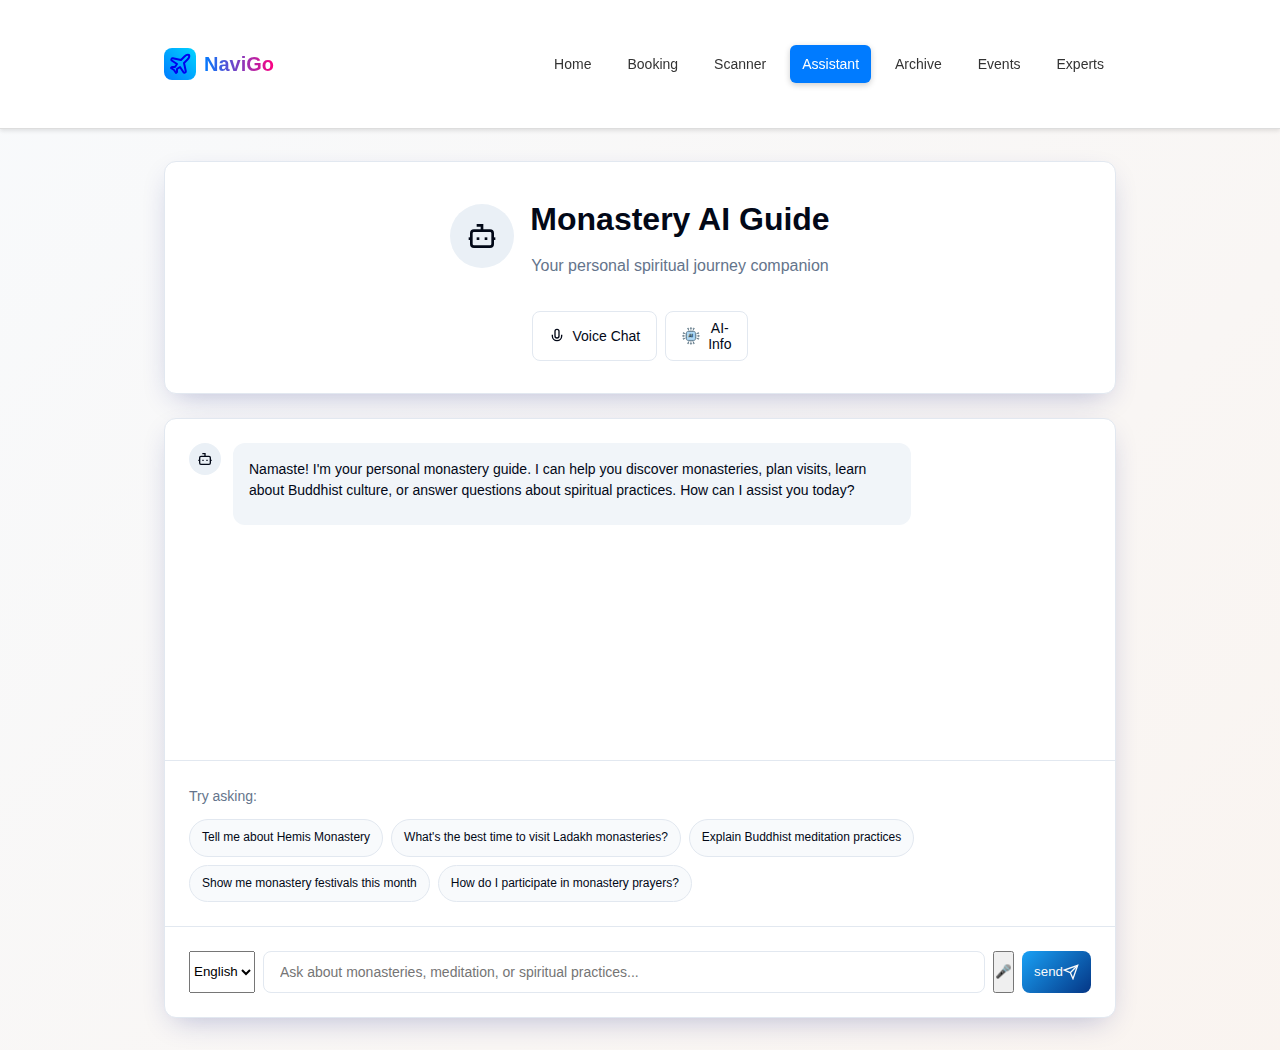
<file: ai.html>
<!DOCTYPE html>
<html lang="en">
<head>

    <title>Monastery AI Guide</title>
    <link rel="stylesheet" href="ai.css">
    <meta charset="UTF-8">
    <meta name="viewport" content="width=device-width, initial-scale=1.0">

</head>
<body>
    
        <!--main body-->
    <div class="root">
  <!--It controls where notifications appear (top of the page on desktop, 
  bottom-right on small screens).-->
  <ol 
  tabindex="-1" 
  class="fixed top-0 z-[100] flex max-h-screen w-full flex-col-reverse p-4 
         sm:bottom-0 sm:right-0 sm:top-auto sm:flex-col md:max-w-[420px]">
</ol>


<nav class="navbar">
    <div class="container">
      <div class="nav-content">

        <!-- Logo + Brand -->
        <a href="/" class="brand">
          <div class="logo">
            <!--it is a type of logo-->
            <svg xmlns="http://www.w3.org/2000/svg" width="24" height="24" 
                 viewBox="0 0 24 24" fill="none" stroke="currentColor" 
                 stroke-width="2" stroke-linecap="round" stroke-linejoin="round">
              <path d="M17.8 19.2 16 11l3.5-3.5C21 6 21.5 4 21 3
                       c-1-.5-3 0-4.5 1.5L13 8 4.8 6.2c-.5-.1-.9.1-1.1.5l-.3.5
                       c-.2.5-.1 1 .3 1.3L9 12l-2 3H4l-1 1 3 2 2 3 1-1v-3l3-2
                       3.5 5.3c.3.4.8.5 1.3.3l.5-.2c.4-.3.6-.7.5-1.2z"/>
            </svg>
          </div>
          <span class="brand-name">NaviGo</span>
        </a>

        <!-- Desktop Menu -->
        <div class="menu">
          <a href="homepage.html" class="nav-btn">Home</a>
          <a href="booking.html" class="nav-btn">Booking</a>
          <a href="scanner.html" class="nav-btn">Scanner</a>
          <a href="ai.html" class="nav-btn active">Assistant</a>
          <a href="index.html" class="nav-btn">Archive</a>
          <a href="event.html" class="nav-btn">Events</a>
          <a href="experts.html" class="nav-btn">Experts</a>
        </div>
     
        <!-- Mobile Menu Button -->
        <div class="menu-toggle">
          <button id="menu-btn"> .
            <svg xmlns="http://www.w3.org/2000/svg" width="24" height="24"
                 viewBox="0 0 24 24" fill="none" stroke="currentColor" 
                 stroke-width="2" stroke-linecap="round" stroke-linejoin="round">
              <line x1="4" y1="6" x2="20" y2="6"/>
              <line x1="4" y1="12" x2="20" y2="12"/>
              <line x1="4" y1="18" x2="20" y2="18"/>
            </svg>
            </button>
        
        </div>

      </div>
    </div>
  </nav>
    <div class="container">
        <!-- Header Card -->
        <div class="header-card">
            <div class="header-content">
                <div class="bot-info">
                    <div class="avatar bot-avatar">
                        <svg class="bot-icon" viewBox="0 0 24 24" fill="none" stroke="currentColor" stroke-width="2">
                            <path d="M12 8V4H8"/>
                            <rect width="16" height="12" x="4" y="8" rx="2"/>
                            <path d="M2 14h2"/>
                            <path d="M20 14h2"/>
                            <path d="M15 13v2"/>
                            <path d="M9 13v2"/>
                        </svg>
                    </div>
                    <div class="bot-text">
                        <h1>Monastery AI Guide</h1>
                        <p>Your personal spiritual journey companion</p>
                    </div>
                </div>
                
                <!-- Quick Actions -->
                <div class="quick-actions">
                    
                    <button class="action-btn" onclick="sendQuickMessage('I want to start voice chat')">
                        <svg class="icon" viewBox="0 0 24 24" fill="none" stroke="currentColor" stroke-width="2">
                            <path d="M12 2a3 3 0 0 0-3 3v7a3 3 0 0 0 6 0V5a3 3 0 0 0-3-3Z"/>
                            <path d="M19 10v2a7 7 0 0 1-14 0v-2"/>
                        </svg>
                        Voice Chat
                    </button>
                    <button class="action-btn" onclick="sendQuickMessage('Help me scan a QR code')">
                        <svg xmlns="http://www.w3.org/2000/svg" viewBox="0 0 512 512" fill="none" stroke="#2f4f62" stroke-width="16" >
  <!-- Chip body -->
  <rect x="128" y="128" width="256" height="256" rx="40" ry="40" fill="#add8f6" stroke="#2f4f62"/>

  <!-- AI letters -->
  <text x="256" y="300" text-anchor="middle" font-size="120" font-family="Arial, sans-serif" fill="white" font-weight="bold">AI</text>

  <!-- Circuit lines + circles -->
  <g>
    <!-- Top -->
    <path d="M256 32v96"/>
    <circle cx="256" cy="32" r="16" fill="none"/>

    <path d="M176 48l32 80"/>
    <circle cx="176" cy="48" r="16" fill="none"/>

    <path d="M336 48l-32 80"/>
    <circle cx="336" cy="48" r="16" fill="none"/>

    <!-- Bottom -->
    <path d="M256 480v-96"/>
    <circle cx="256" cy="480" r="16" fill="none"/>

    <path d="M176 464l32-80"/>
    <circle cx="176" cy="464" r="16" fill="none"/>

    <path d="M336 464l-32-80"/>
    <circle cx="336" cy="464" r="16" fill="none"/>

    <!-- Left -->
    <path d="M32 256h96"/>
    <circle cx="32" cy="256" r="16" fill="none"/>

    <path d="M48 176l80 32"/>
    <circle cx="48" cy="176" r="16" fill="none"/>

    <path d="M48 336l80-32"/>
    <circle cx="48" cy="336" r="16" fill="none"/>

    <!-- Right -->
    <path d="M480 256h-96"/>
    <circle cx="480" cy="256" r="16" fill="none"/>

    <path d="M464 176l-80 32"/>
    <circle cx="464" cy="176" r="16" fill="none"/>

    <path d="M464 336l-80-32"/>
    <circle cx="464" cy="336" r="16" fill="none"/>
  </g>
</svg>

                        AI-Info
                    </button>
                </div>
            </div>
        </div>

        <!-- Chat Area -->
        <div class="chat-card">
            <div class="chat-content">
                <!-- Messages Container -->
                <div class="messages-container" id="messagesContainer">
                    <div class="message assistant-message">
                        <div class="message-content">
                            <div class="avatar bot-avatar">
                                <svg class="bot-icon" viewBox="0 0 24 24" fill="none" stroke="currentColor" stroke-width="2">
                                    <path d="M12 8V4H8"/>
                                    <rect width="16" height="12" x="4" y="8" rx="2"/>
                                    <path d="M2 14h2"/>
                                    <path d="M20 14h2"/>
                                    <path d="M15 13v2"/>
                                    <path d="M9 13v2"/>
                                </svg>
                            </div>
                            <div class="message-bubble assistant-bubble">
                                <p>Namaste! I'm your personal monastery guide. I can help you discover monasteries, plan visits, learn about Buddhist culture, or answer questions about spiritual practices. How can I assist you today?</p>
                                <span class="timestamp" id="initialTimestamp"></span>
                            </div>
                        </div>
                    </div>
                </div>

                <!-- Typing Indicator -->
                <div class="typing-indicator hidden" id="typingIndicator">
                    <div class="message assistant-message">
                        <div class="message-content">
                            <div class="avatar bot-avatar">
                                <svg class="bot-icon" viewBox="0 0 24 24" fill="none" stroke="currentColor" stroke-width="2">
                                    <path d="M12 8V4H8"/>
                                    <rect width="16" height="12" x="4" y="8" rx="2"/>
                                    <path d="M2 14h2"/>
                                    <path d="M20 14h2"/>
                                    <path d="M15 13v2"/>
                                    <path d="M9 13v2"/>
                                </svg>
                            </div>
                            <div class="message-bubble assistant-bubble">
                                <div class="typing-dots">
                                    <div class="dot"></div>
                                    <div class="dot"></div>
                                    <div class="dot"></div>
                                </div>
                            </div>
                        </div>
                    </div>
                </div>

                <!-- Suggested Questions -->
                <div class="suggested-questions" id="suggestedQuestions">
                    <p class="suggested-title">Try asking:</p>
                    <div class="suggestions">
                        <span class="suggestion-badge" onclick="sendMessage('Tell me about Hemis Monastery')">Tell me about Hemis Monastery</span>
                        <span class="suggestion-badge" onclick="sendMessage('What\'s the best time to visit Ladakh monasteries?')">What's the best time to visit Ladakh monasteries?</span>
                        <span class="suggestion-badge" onclick="sendMessage('Explain Buddhist meditation practices')">Explain Buddhist meditation practices</span>
                        <span class="suggestion-badge" onclick="sendMessage('Show me monastery festivals this month')">Show me monastery festivals this month</span>
                        <span class="suggestion-badge" onclick="sendMessage('How do I participate in monastery prayers?')">How do I participate in monastery prayers?</span>
                    </div>
                </div>

                <!-- Input Area -->
                 
                <div class="input-area">
                    <div class="input-container">
                        <select id="targetLangSelect"> 
    <option value="en">English</option>
    <option value="hi">Hindi</option>
    <option value="ne">Nepali</option>
</select>

    <input 
        type="text" 
        id="messageInput" 
        placeholder="Ask about monasteries, meditation, or spiritual practices..."
        onkeypress="handleKeyPress(event)">
    
    <!-- Voice Button -->
    <button id="micBtn" class="voice-btn" title="Click to speak">🎤</button>

    <!-- Send Button -->
    <button class="send-btn" onclick="sendUserMessage()"> send 
        <svg class="send-icon" viewBox="0 0 24 24" fill="none" stroke="currentColor" stroke-width="2">
            <path d="M22 2L11 13"/>
            <path d="M22 2L15 22L11 13L2 9L22 2Z"/>
        </svg>
    </button>
</div>


  
    </div>
    

    <script src="assis.js"></script>
</body>
</html>
</file>
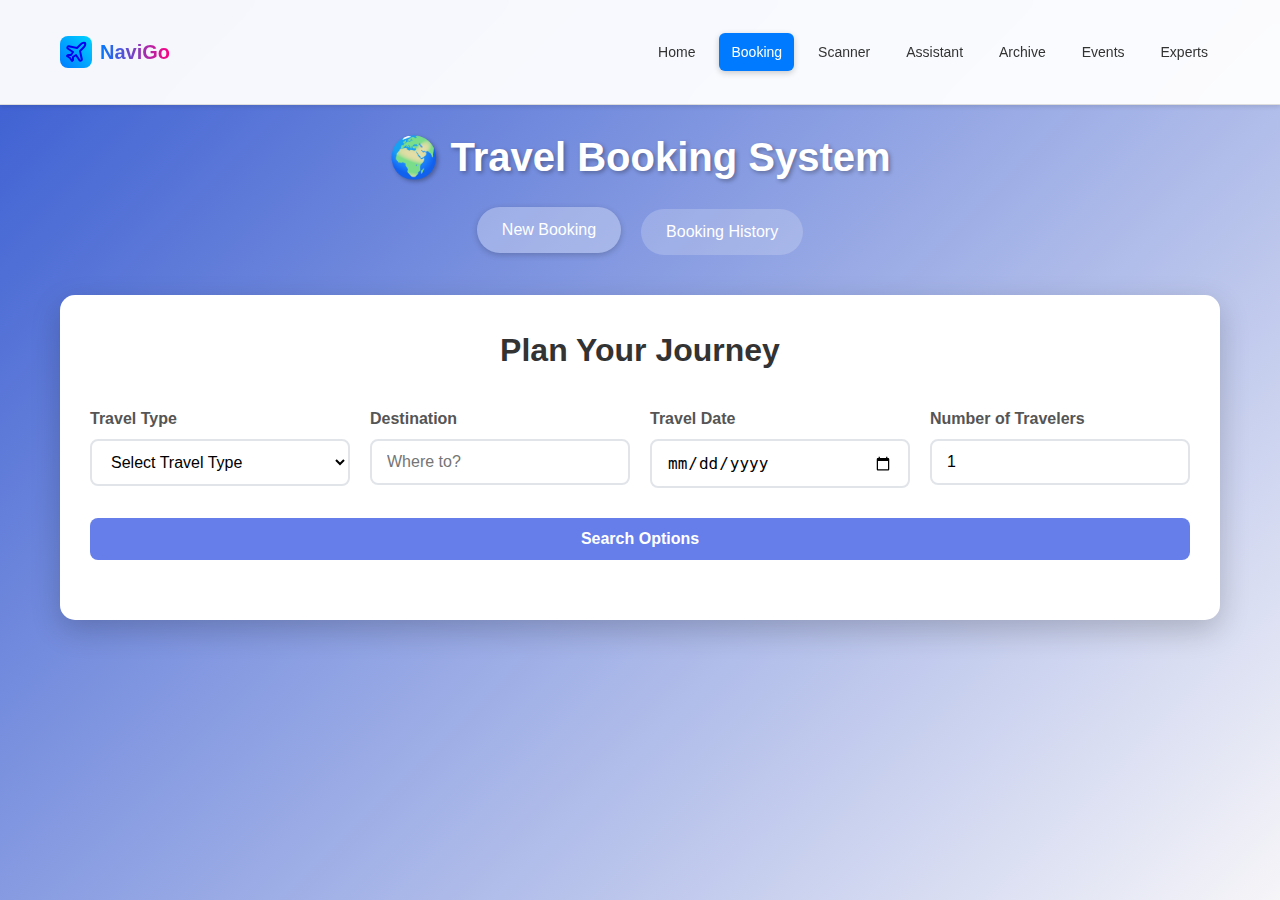
<file: booking.html>
<!DOCTYPE html>
<html lang="en">
<head>
    <meta charset="UTF-8">
    <meta name="viewport" content="width=device-width, initial-scale=1.0">
    <title>Travel Booking System</title>
    <link rel="stylesheet" href="booking.css">
</head>
<body>
    
        <!--main body-->
    <div class="root">
  <!--It controls where notifications appear (top of the page on desktop, 
  bottom-right on small screens).-->
  <ol 
  tabindex="-1" 
  class="fixed top-0 z-[100] flex max-h-screen w-full flex-col-reverse p-4 
         sm:bottom-0 sm:right-0 sm:top-auto sm:flex-col md:max-w-[420px]">
</ol>


<nav class="navbar">
    <div class="container">
      <div class="nav-content">

        <!-- Logo + Brand -->
        <a href="/" class="brand">
          <div class="logo">
            <!--it is a type of logo-->
            <svg xmlns="http://www.w3.org/2000/svg" width="24" height="24" 
                 viewBox="0 0 24 24" fill="none" stroke="currentColor" 
                 stroke-width="2" stroke-linecap="round" stroke-linejoin="round">
              <path d="M17.8 19.2 16 11l3.5-3.5C21 6 21.5 4 21 3
                       c-1-.5-3 0-4.5 1.5L13 8 4.8 6.2c-.5-.1-.9.1-1.1.5l-.3.5
                       c-.2.5-.1 1 .3 1.3L9 12l-2 3H4l-1 1 3 2 2 3 1-1v-3l3-2
                       3.5 5.3c.3.4.8.5 1.3.3l.5-.2c.4-.3.6-.7.5-1.2z"/>
            </svg>
          </div>
          <span class="brand-name">NaviGo</span>
        </a>

        <!-- Desktop Menu -->
        <div class="menu">
          <a href="homepage.html" class="nav-btn">Home</a>
          <a href="booking.html" class="nav-btn active">Booking</a>
          <a href="scanner.html" class="nav-btn">Scanner</a>
          <a href="ai.html" class="nav-btn">Assistant</a>
          <a href="index.html" class="nav-btn">Archive</a>
          <a href="event.html" class="nav-btn">Events</a>
          <a href="experts.html" class="nav-btn">Experts</a>
        </div>
     
        <!-- Mobile Menu Button -->
        <div class="menu-toggle">
          <button id="menu-btn"> .
            <svg xmlns="http://www.w3.org/2000/svg" width="24" height="24"
                 viewBox="0 0 24 24" fill="none" stroke="currentColor" 
                 stroke-width="2" stroke-linecap="round" stroke-linejoin="round">
              <line x1="4" y1="6" x2="20" y2="6"/>
              <line x1="4" y1="12" x2="20" y2="12"/>
              <line x1="4" y1="18" x2="20" y2="18"/>
            </svg>
            </button>
        
        </div>

      </div>
    </div>
  </nav>
    <div class="container">
        <header class="header">
            <h1>🌍 Travel Booking System</h1>
            <nav class="nav">
                <a href="#booking" class="nav-link active" id="bookingTab">New Booking</a>
                <a href="#history" class="nav-link" id="historyTab">Booking History</a>
            </nav>
        </header>

        <!-- Booking Form Section -->
        <section id="bookingSection" class="section">
            <div class="booking-container">
                <h2>Plan Your Journey</h2>
                
                <form id="bookingForm" class="booking-form">
                    <div class="form-grid">
                        <div class="form-group">
                            <label for="bookingType">Travel Type</label>
                            <select id="bookingType" required>
                                <option value="">Select Travel Type</option>
                                <option value="flight">✈️ Flight</option>
                                <option value="train">🚂 Train</option>
                                <option value="bus">🚌 Bus</option>
                                <option value="cab">🚗 Cab</option>
                                <option value="hotel">🏨 Hotel</option>
                            </select>
                        </div>

                        <div class="form-group">
                            <label for="destination">Destination</label>
                            <input type="text" id="destination" placeholder="Where to?" required>
                        </div>

                        <div class="form-group">
                            <label for="travelDate">Travel Date</label>
                            <input type="date" id="travelDate" required>
                        </div>

                        <div class="form-group">
                            <label for="travelers">Number of Travelers</label>
                            <input type="number" id="travelers" min="1" max="10" value="1" required>
                        </div>
                    </div>

                    <button type="submit" class="btn btn-primary">Search Options</button>
                </form>

                <!-- Available Options -->
                <div id="optionsContainer" class="options-container hidden">
                    <h3>Available Options</h3>
                    <div id="optionsList" class="options-list">
                        <!-- Dynamic options will be inserted here -->
                    </div>
                </div>

                <!-- Booking Details -->
                <div id="bookingDetails" class="booking-details hidden">
                    <h3>Booking Summary</h3>
                    <div id="selectedOption" class="selected-option">
                        <!-- Selected option details will be inserted here -->
                    </div>
                    <button id="confirmBooking" class="btn btn-success">Confirm Booking</button>
                </div>
            </div>
        </section>

        <!-- Booking History Section -->
        <section id="historySection" class="section hidden">
            <div class="history-container">
                <h2>Your Booking History</h2>
                <div id="historyContent" class="history-content">
                    <div id="bookingHistory" class="booking-history">
                        <!-- Booking history will be inserted here -->
                    </div>
                </div>
            </div>
        </section>
    </div>

    <script src="booking.js"></script>
</body>
</html>
</file>
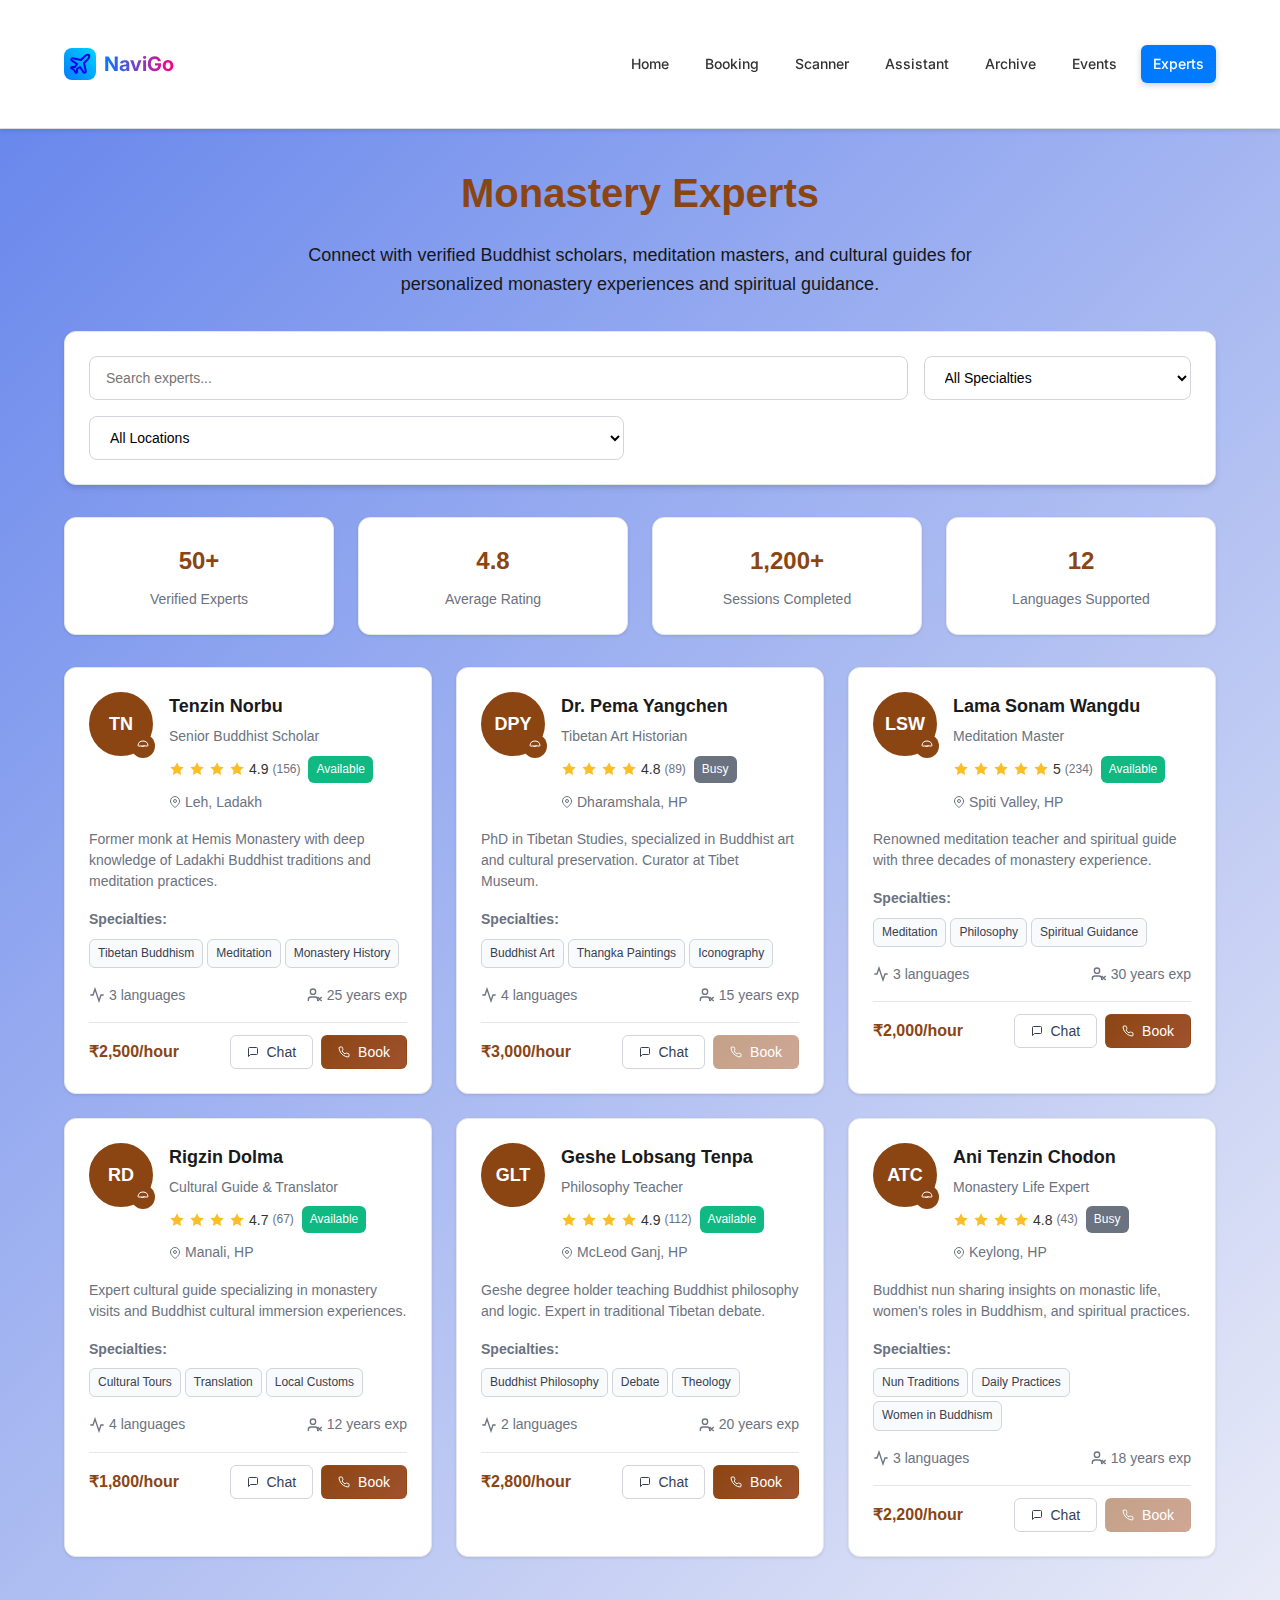
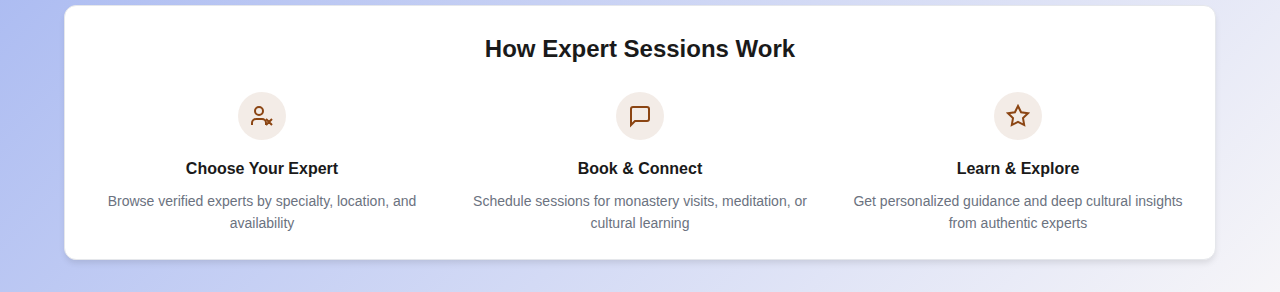
<file: experts.html>
<!DOCTYPE html>
<html lang="en">
<head>
    <meta charset="UTF-8">
    <meta name="viewport" content="width=device-width, initial-scale=1.0">
    <title>Monastery Experts - Connect with Buddhist Scholars</title>
    <meta name="description" content="Connect with verified Buddhist scholars, meditation masters, and cultural guides for personalized monastery experiences and spiritual guidance.">
    <link rel="stylesheet" href="experts.css">
    <link href="https://fonts.googleapis.com/css2?family=Inter:wght@300;400;500;600;700&display=swap" rel="stylesheet">
</head>
<body>
    
    
    <!--main body-->
    <div class="root">
  <!--It controls where notifications appear (top of the page on desktop, 
  bottom-right on small screens).-->
  <ol 
  tabindex="-1" 
  class="fixed top-0 z-[100] flex max-h-screen w-full flex-col-reverse p-4 
         sm:bottom-0 sm:right-0 sm:top-auto sm:flex-col md:max-w-[420px]">
</ol>


<nav class="navbar">
    <div class="container">
      <div class="nav-content">

        <!-- Logo + Brand -->
        <a href="/" class="brand">
          <div class="logo">
            <!--it is a type of logo-->
            <svg xmlns="http://www.w3.org/2000/svg" width="24" height="24" 
                 viewBox="0 0 24 24" fill="none" stroke="currentColor" 
                 stroke-width="2" stroke-linecap="round" stroke-linejoin="round">
              <path d="M17.8 19.2 16 11l3.5-3.5C21 6 21.5 4 21 3
                       c-1-.5-3 0-4.5 1.5L13 8 4.8 6.2c-.5-.1-.9.1-1.1.5l-.3.5
                       c-.2.5-.1 1 .3 1.3L9 12l-2 3H4l-1 1 3 2 2 3 1-1v-3l3-2
                       3.5 5.3c.3.4.8.5 1.3.3l.5-.2c.4-.3.6-.7.5-1.2z"/>
            </svg>
          </div>
          <span class="brand-name">NaviGo</span>
        </a>

        <!-- Desktop Menu -->
        <div class="menu">

          <a href="homepage.html" class="nav-btn">Home</a>
          <a href="/booking" class="nav-btn">Booking</a>
          <a href="/scanner" class="nav-btn">Scanner</a>
          <a href="ai.html" class="nav-btn">Assistant</a>
          <!--Removed the map feature-->
          <a href="index.html" class="nav-btn">Archive</a>
          <a href="event.html" class="nav-btn ">Events</a>
          <a href="experts.html" class="nav-btn active">Experts</a>
                
        </div>
     
        <!-- Mobile Menu Button -->
        <div class="menu-toggle">
          <button id="menu-btn">
            <svg xmlns="http://www.w3.org/2000/svg" width="24" height="24"
                 viewBox="0 0 24 24" fill="none" stroke="currentColor" 
                 stroke-width="2" stroke-linecap="round" stroke-linejoin="round">
              <line x1="4" y1="6" x2="20" y2="6"/>
              <line x1="4" y1="12" x2="20" y2="12"/>
              <line x1="4" y1="18" x2="20" y2="18"/>
            </svg>
          </button>
        </div>

      </div>
    </div>
  </nav>
    <div class="page-container">
        <div class="container">
            <!-- Header -->
            <header class="header">
                <h1>Monastery Experts</h1>
                <p class="header-description">
                    Connect with verified Buddhist scholars, meditation masters, and cultural guides 
                    for personalized monastery experiences and spiritual guidance.
                </p>
            </header>

            <!-- Search & Filters -->
            <div class="search-card">
                <div class="search-content">
                    <div class="search-grid">
                        <input 
                            type="text" 
                            id="searchInput" 
                            placeholder="Search experts..." 
                            class="search-input wide-input"
                        >
                        <select id="specialtyFilter" class="filter-select">
                            <option value="">All Specialties</option>
                            <option value="meditation">Meditation</option>
                            <option value="history">Monastery History</option>
                            <option value="art">Buddhist Art</option>
                            <option value="philosophy">Philosophy</option>
                            <option value="cultural">Cultural Tours</option>
                        </select>
                        <select id="locationFilter" class="filter-select">
                            <option value="">All Locations</option>
                            <option value="ladakh">Ladakh</option>
                            <option value="himachal">Himachal Pradesh</option>
                            <option value="sikkim">Sikkim</option>
                            <option value="arunachal">Arunachal Pradesh</option>
                        </select>
                    </div>
                </div>
            </div>

            <!-- Stats -->
            <div class="stats-grid">
                <div class="stat-card">
                    <div class="stat-number">50+</div>
                    <div class="stat-label">Verified Experts</div>
                </div>
                <div class="stat-card">
                    <div class="stat-number">4.8</div>
                    <div class="stat-label">Average Rating</div>
                </div>
                <div class="stat-card">
                    <div class="stat-number">1,200+</div>
                    <div class="stat-label">Sessions Completed</div>
                </div>
                <div class="stat-card">
                    <div class="stat-number">12</div>
                    <div class="stat-label">Languages Supported</div>
                </div>
            </div>

            <!-- Experts Grid -->
            <div id="expertsGrid" class="experts-grid">
                <!-- Expert cards will be populated by JavaScript -->
            </div>

            <!-- How It Works -->
            <div class="how-it-works-card">
                <div class="how-it-works-header">
                    <h2>How Expert Sessions Work</h2>
                </div>
                <div class="how-it-works-content">
                    <div class="how-it-works-grid">
                        <div class="how-it-works-step">
                            <div class="step-icon">
                                <svg width="24" height="24" viewBox="0 0 24 24" fill="none" stroke="currentColor" stroke-width="2">
                                    <path d="M16 21v-2a4 4 0 0 0-4-4H6a4 4 0 0 0-4 4v2"/>
                                    <circle cx="9" cy="7" r="4"/>
                                    <path d="m22 21-3-3m0 0-3-3m3 3 3-3m-3 3-3 3"/>
                                </svg>
                            </div>
                            <h3>Choose Your Expert</h3>
                            <p>Browse verified experts by specialty, location, and availability</p>
                        </div>
                        
                        <div class="how-it-works-step">
                            <div class="step-icon">
                                <svg width="24" height="24" viewBox="0 0 24 24" fill="none" stroke="currentColor" stroke-width="2">
                                    <path d="M21 15a2 2 0 0 1-2 2H7l-4 4V5a2 2 0 0 1 2-2h14a2 2 0 0 1 2 2z"/>
                                </svg>
                            </div>
                            <h3>Book & Connect</h3>
                            <p>Schedule sessions for monastery visits, meditation, or cultural learning</p>
                        </div>
                        
                        <div class="how-it-works-step">
                            <div class="step-icon">
                                <svg width="24" height="24" viewBox="0 0 24 24" fill="none" stroke="currentColor" stroke-width="2">
                                    <polygon points="12,2 15.09,8.26 22,9.27 17,14.14 18.18,21.02 12,17.77 5.82,21.02 7,14.14 2,9.27 8.91,8.26"/>
                                </svg>
                            </div>
                            <h3>Learn & Explore</h3>
                            <p>Get personalized guidance and deep cultural insights from authentic experts</p>
                        </div>
                    </div>
                </div>
            </div>
        </div>
    </div>

    <script src="experts.js"></script>
</body>
</html>
</file>
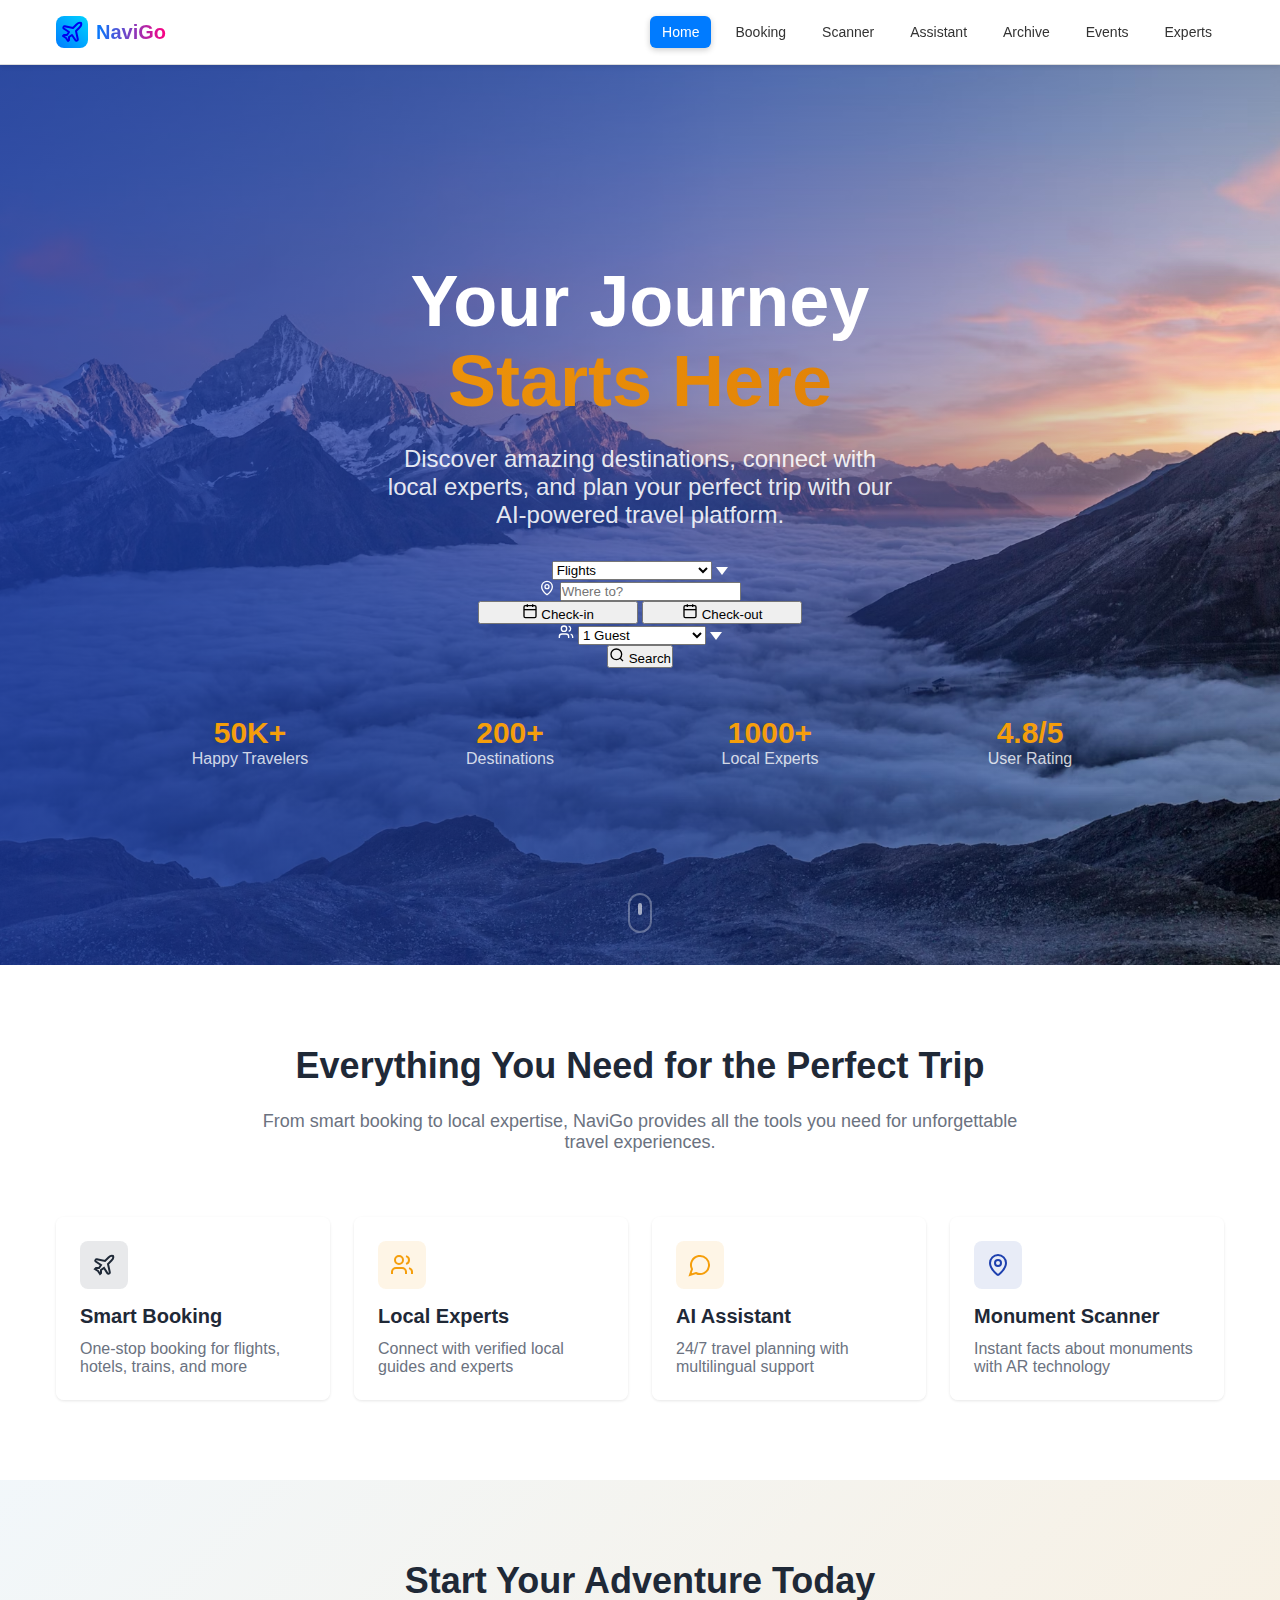
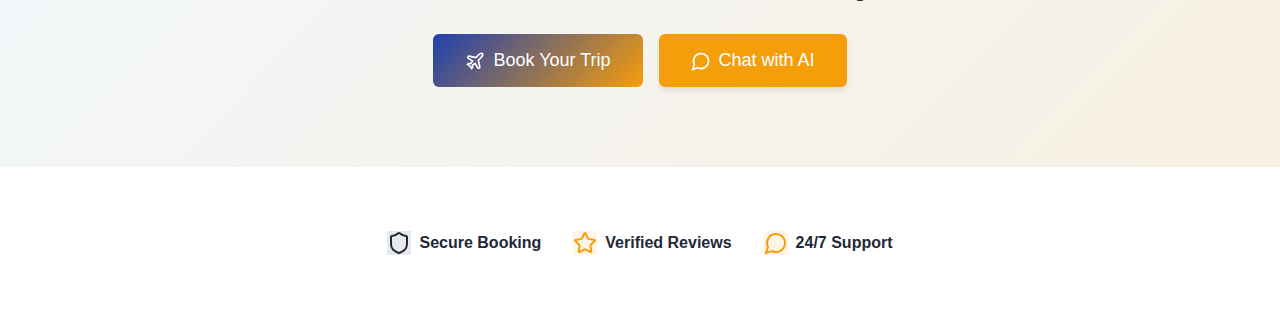
<file: homepage.html>
<!DOCTYPE html>
<html lang="en">
<head>
    <meta charset="UTF-8">
    <meta name="viewport" content="width=device-width, initial-scale=1.0">
    <title>NaviGo homepage</title>

    <meta name="author" content="Atharv Shukla">

    <link rel="stylesheet" href="homepage.css">
</head>
<body>
    <!--main body-->
    <div class="root">
  <!--It controls where notifications appear (top of the page on desktop, 
  bottom-right on small screens).-->
  <ol 
  tabindex="-1" 
  class="fixed top-0 z-[100] flex max-h-screen w-full flex-col-reverse p-4 
         sm:bottom-0 sm:right-0 sm:top-auto sm:flex-col md:max-w-[420px]">
</ol>


<nav class="navbar">
    <div class="container">
      <div class="nav-content">

        <!-- Logo + Brand -->
        <a href="/" class="brand">
          <div class="logo">
            <!--it is a type of logo-->
            <svg xmlns="http://www.w3.org/2000/svg" width="24" height="24" 
                 viewBox="0 0 24 24" fill="none" stroke="currentColor" 
                 stroke-width="2" stroke-linecap="round" stroke-linejoin="round">
              <path d="M17.8 19.2 16 11l3.5-3.5C21 6 21.5 4 21 3
                       c-1-.5-3 0-4.5 1.5L13 8 4.8 6.2c-.5-.1-.9.1-1.1.5l-.3.5
                       c-.2.5-.1 1 .3 1.3L9 12l-2 3H4l-1 1 3 2 2 3 1-1v-3l3-2
                       3.5 5.3c.3.4.8.5 1.3.3l.5-.2c.4-.3.6-.7.5-1.2z"/>
            </svg>
          </div>
          <span class="brand-name">NaviGo</span>
        </a>


        <!-- Desktop Menu -->
        <div class="menu">
          <a href="homepage.html" class="nav-btn active ">Home</a>
          <a href="booking.html" class="nav-btn">Booking</a>
          <a href="scanner.html" class="nav-btn">Scanner</a>
          <a href="ai.html" class="nav-btn">Assistant</a>
          <a href="index.html" class="nav-btn">Archive</a>
          <a href="event.html" class="nav-btn">Events</a>
          <a href="experts.html" class="nav-btn">Experts</a>
                
        </div>
     
        <!-- Mobile Menu Button -->
        <div class="menu-toggle">
          <button id="menu-btn">
            <svg xmlns="http://www.w3.org/2000/svg" width="24" height="24"
                 viewBox="0 0 24 24" fill="none" stroke="currentColor" 
                 stroke-width="2" stroke-linecap="round" stroke-linejoin="round">
              <line x1="4" y1="6" x2="20" y2="6"/>
              <line x1="4" y1="12" x2="20" y2="12"/>
              <line x1="4" y1="18" x2="20" y2="18"/>
            </svg>
          </button>
        </div>

      </div>
    </div>
  </nav>

        <!-- Hero Section -->
        <section class="hero-section">
            <div class="hero-background">
                <img src="photo1.avif" alt="Beautiful travel destination with crystal clear water and traveler" class="hero-image">
                <div class="hero-overlay"></div>
            </div>
            
            <div class="hero-content">
                <div class="hero-container">
                    <div class="hero-text">
                        <h1 class="hero-title animate-slide-up">
                            Your Journey
                            <span class="hero-gradient-text">Starts Here</span>
                        </h1>
                        
                        <p class="hero-subtitle animate-slide-up">
                            Discover amazing destinations, connect with local experts, and plan your perfect trip with our AI-powered travel platform.
                        </p>

                        <!-- Search Form -->
                        <div class="search-form animate-slide-up">
                            <div class="search-container">
                                <div class="search-fields">
                                    <!-- Travel Type Selector -->
                                    <div class="select-wrapper">
                                        <select class="travel-select" id="travelType">
                                            <option value="flights">Flights</option>
                                            <option value="hotels">Hotels</option>
                                            <option value="packages">Packages</option>
                                        </select>
                                        <svg class="select-arrow" width="12" height="8" viewBox="0 0 12 8" fill="none">
                                            <path d="M6 8L0 0H12L6 8Z" fill="currentColor"/>
                                        </svg>
                                    </div>

                                    <!-- Destination Input -->
                                    <div class="input-wrapper">
                                        <svg class="input-icon" width="16" height="16" viewBox="0 0 24 24" fill="none" stroke="currentColor" stroke-width="2">
                                            <path d="M20 10c0 4.993-5.539 10.193-7.399 11.799a1 1 0 0 1-1.202 0C9.539 20.193 4 14.993 4 10a8 8 0 0 1 16 0"></path>
                                            <circle cx="12" cy="10" r="3"></circle>
                                        </svg>
                                        <input type="text" placeholder="Where to?" class="destination-input" id="destination">
                                    </div>

                                    <!-- Check-in Date -->
                                    <button class="date-button" id="checkin">
                                        <svg class="button-icon" width="16" height="16" viewBox="0 0 24 24" fill="none" stroke="currentColor" stroke-width="2">
                                            <path d="M8 2v4"></path>
                                            <path d="M16 2v4"></path>
                                            <rect width="18" height="18" x="3" y="4" rx="2"></rect>
                                            <path d="M3 10h18"></path>
                                        </svg>
                                        Check-in
                                    </button>

                                    <!-- Check-out Date -->
                                    <button class="date-button" id="checkout">
                                        <svg class="button-icon" width="16" height="16" viewBox="0 0 24 24" fill="none" stroke="currentColor" stroke-width="2">
                                            <path d="M8 2v4"></path>
                                            <path d="M16 2v4"></path>
                                            <rect width="18" height="18" x="3" y="4" rx="2"></rect>
                                            <path d="M3 10h18"></path>
                                        </svg>
                                        Check-out
                                    </button>

                                    <!-- Guests Selector -->
                                    <div class="guests-wrapper">
                                        <svg class="input-icon" width="16" height="16" viewBox="0 0 24 24" fill="none" stroke="currentColor" stroke-width="2">
                                            <path d="M16 21v-2a4 4 0 0 0-4-4H6a4 4 0 0 0-4 4v2"></path>
                                            <circle cx="9" cy="7" r="4"></circle>
                                            <path d="M22 21v-2a4 4 0 0 0-3-3.87"></path>
                                            <path d="M16 3.13a4 4 0 0 1 0 7.75"></path>
                                        </svg>
                                        <select class="guests-select" id="guests">
                                            <option value="1">1 Guest</option>
                                            <option value="2">2 Guests</option>
                                            <option value="3">3 Guests</option>
                                            <option value="4">4 Guests</option>
                                            <option value="5">5+ Guests</option>
                                        </select>
                                        <svg class="select-arrow" width="12" height="8" viewBox="0 0 12 8" fill="none">
                                            <path d="M6 8L0 0H12L6 8Z" fill="currentColor"/>
                                        </svg>
                                    </div>

                                    <!-- Search Button -->
                                    <button class="search-button" id="searchBtn">
                                        <svg class="button-icon" width="16" height="16" viewBox="0 0 24 24" fill="none" stroke="currentColor" stroke-width="2">
                                            <circle cx="11" cy="11" r="8"></circle>
                                            <path d="m21 21-4.3-4.3"></path>
                                        </svg>
                                        <span>Search</span>
                                    </button>
                                </div>
                            </div>
                        </div>

                        <!-- Statistics -->
                        <div class="statistics animate-slide-up">
                            <div class="stat-item">
                                <div class="stat-number">50K+</div>
                                <div class="stat-label">Happy Travelers</div>
                            </div>
                            <div class="stat-item">
                                <div class="stat-number">200+</div>
                                <div class="stat-label">Destinations</div>
                            </div>
                            <div class="stat-item">
                                <div class="stat-number">1000+</div>
                                <div class="stat-label">Local Experts</div>
                            </div>
                            <div class="stat-item">
                                <div class="stat-number">4.8/5</div>
                                <div class="stat-label">User Rating</div>
                            </div>
                        </div>
                    </div>
                </div>
            </div>

            <!-- Scroll Indicator -->
            <div class="scroll-indicator animate-bounce">
                <div class="scroll-mouse">
                    <div class="scroll-dot"></div>
                </div>
            </div>
        </section>

        <!-- Features Section -->
        <section class="features-section">
            <div class="container">
                <div class="section-header">
                    <h2 class="section-title">Everything You Need for the Perfect Trip</h2>
                    <p class="section-subtitle">From smart booking to local expertise, NaviGo provides all the tools you need for unforgettable travel experiences.</p>
                </div>

                <div class="features-grid">
                    <div class="feature-card hover-lift">
                        <div class="feature-icon primary-color">
                            <svg width="24" height="24" viewBox="0 0 24 24" fill="none" stroke="currentColor" stroke-width="2">
                                <path d="M17.8 19.2 16 11l3.5-3.5C21 6 21.5 4 21 3c-1-.5-3 0-4.5 1.5L13 8 4.8 6.2c-.5-.1-.9.1-1.1.5l-.3.5c-.2.5-.1 1 .3 1.3L9 12l-2 3H4l-1 1 3 2 2 3 1-1v-3l3-2 3.5 5.3c.3.4.8.5 1.3.3l.5-.2c.4-.3.6-.7.5-1.2z"></path>
                            </svg>
                        </div>
                        <h3 class="feature-title">Smart Booking</h3>
                        <p class="feature-description">One-stop booking for flights, hotels, trains, and more</p>
                    </div>

                    <div class="feature-card hover-lift">
                        <div class="feature-icon accent-color">
                            <svg width="24" height="24" viewBox="0 0 24 24" fill="none" stroke="currentColor" stroke-width="2">
                                <path d="M16 21v-2a4 4 0 0 0-4-4H6a4 4 0 0 0-4 4v2"></path>
                                <circle cx="9" cy="7" r="4"></circle>
                                <path d="M22 21v-2a4 4 0 0 0-3-3.87"></path>
                                <path d="M16 3.13a4 4 0 0 1 0 7.75"></path>
                            </svg>
                        </div>
                        <h3 class="feature-title">Local Experts</h3>
                        <p class="feature-description">Connect with verified local guides and experts</p>
                    </div>

                    <div class="feature-card hover-lift">
                        <div class="feature-icon sunset-color">
                            <svg width="24" height="24" viewBox="0 0 24 24" fill="none" stroke="currentColor" stroke-width="2">
                                <path d="M7.9 20A9 9 0 1 0 4 16.1L2 22Z"></path>
                            </svg>
                        </div>
                        <h3 class="feature-title">AI Assistant</h3>
                        <p class="feature-description">24/7 travel planning with multilingual support</p>
                    </div>

                    <div class="feature-card hover-lift">
                        <div class="feature-icon deep-color">
                            <svg width="24" height="24" viewBox="0 0 24 24" fill="none" stroke="currentColor" stroke-width="2">
                                <path d="M20 10c0 4.993-5.539 10.193-7.399 11.799a1 1 0 0 1-1.202 0C9.539 20.193 4 14.993 4 10a8 8 0 0 1 16 0"></path>
                                <circle cx="12" cy="10" r="3"></circle>
                            </svg>
                        </div>
                        <h3 class="feature-title">Monument Scanner</h3>
                        <p class="feature-description">Instant facts about monuments with AR technology</p>
                    </div>
                </div>
            </div>
        </section>

        <!-- Call to Action Section -->
        <section class="cta-section">
            <div class="container">
                <div class="cta-content">
                    <h2 class="cta-title">Start Your Adventure Today</h2>
                    
                    <div class="cta-buttons">
                        <button class="btn-hero" id="bookTripBtn">
                            <svg class="button-icon" width="20" height="20" viewBox="0 0 24 24" fill="none" stroke="currentColor" stroke-width="2">
                                <path d="M17.8 19.2 16 11l3.5-3.5C21 6 21.5 4 21 3c-1-.5-3 0-4.5 1.5L13 8 4.8 6.2c-.5-.1-.9.1-1.1.5l-.3.5c-.2.5-.1 1 .3 1.3L9 12l-2 3H4l-1 1 3 2 2 3 1-1v-3l3-2 3.5 5.3c.3.4.8.5 1.3.3l.5-.2c.4-.3.6-.7.5-1.2z"></path>
                            </svg>
                            Book Your Trip
                        </button>
                        
                        <button class="btn-travel" id="chatAIBtn">
                            <svg class="button-icon" width="20" height="20" viewBox="0 0 24 24" fill="none" stroke="currentColor" stroke-width="2">
                                <path d="M7.9 20A9 9 0 1 0 4 16.1L2 22Z"></path>
                            </svg>
                            Chat with AI
                        </button>
                    </div>
                </div>
            </div>
        </section>

        <!-- Trust Section -->
        <section class="trust-section">
            <div class="container">
                <div class="trust-features">
                    <div class="trust-item">
                        <svg class="trust-icon primary-color" width="24" height="24" viewBox="0 0 24 24" fill="none" stroke="currentColor" stroke-width="2">
                            <path d="M20 13c0 5-3.5 7.5-7.66 8.95a1 1 0 0 1-.67-.01C7.5 20.5 4 18 4 13V6a1 1 0 0 1 1-1c2 0 4.5-1.2 6.24-2.72a1.17 1.17 0 0 1 1.52 0C14.51 3.81 17 5 19 5a1 1 0 0 1 1 1z"></path>
                        </svg>
                        <span class="trust-text">Secure Booking</span>
                    </div>
                    <div class="trust-item">
                        <svg class="trust-icon accent-color" width="24" height="24" viewBox="0 0 24 24" fill="none" stroke="currentColor" stroke-width="2">
                            <path d="M11.525 2.295a.53.53 0 0 1 .95 0l2.31 4.679a2.123 2.123 0 0 0 1.595 1.16l5.166.756a.53.53 0 0 1 .294.904l-3.736 3.638a2.123 2.123 0 0 0-.611 1.878l.882 5.14a.53.53 0 0 1-.771.56l-4.618-2.428a2.122 2.122 0 0 0-1.973 0L6.396 21.01a.53.53 0 0 1-.77-.56l.881-5.139a2.122 2.122 0 0 0-.611-1.879L2.16 9.795a.53.53 0 0 1 .294-.906l5.165-.755a2.122 2.122 0 0 0 1.597-1.16z"></path>
                        </svg>
                        <span class="trust-text">Verified Reviews</span>
                    </div>
                    <div class="trust-item">
                        <svg class="trust-icon sunset-color" width="24" height="24" viewBox="0 0 24 24" fill="none" stroke="currentColor" stroke-width="2">
                            <path d="M7.9 20A9 9 0 1 0 4 16.1L2 22Z"></path>
                        </svg>
                        <span class="trust-text">24/7 Support</span>
                    </div>
                </div>
            </div>
        </section>
    </div>

    <script src=""></script>
</body>
</html>
</file>
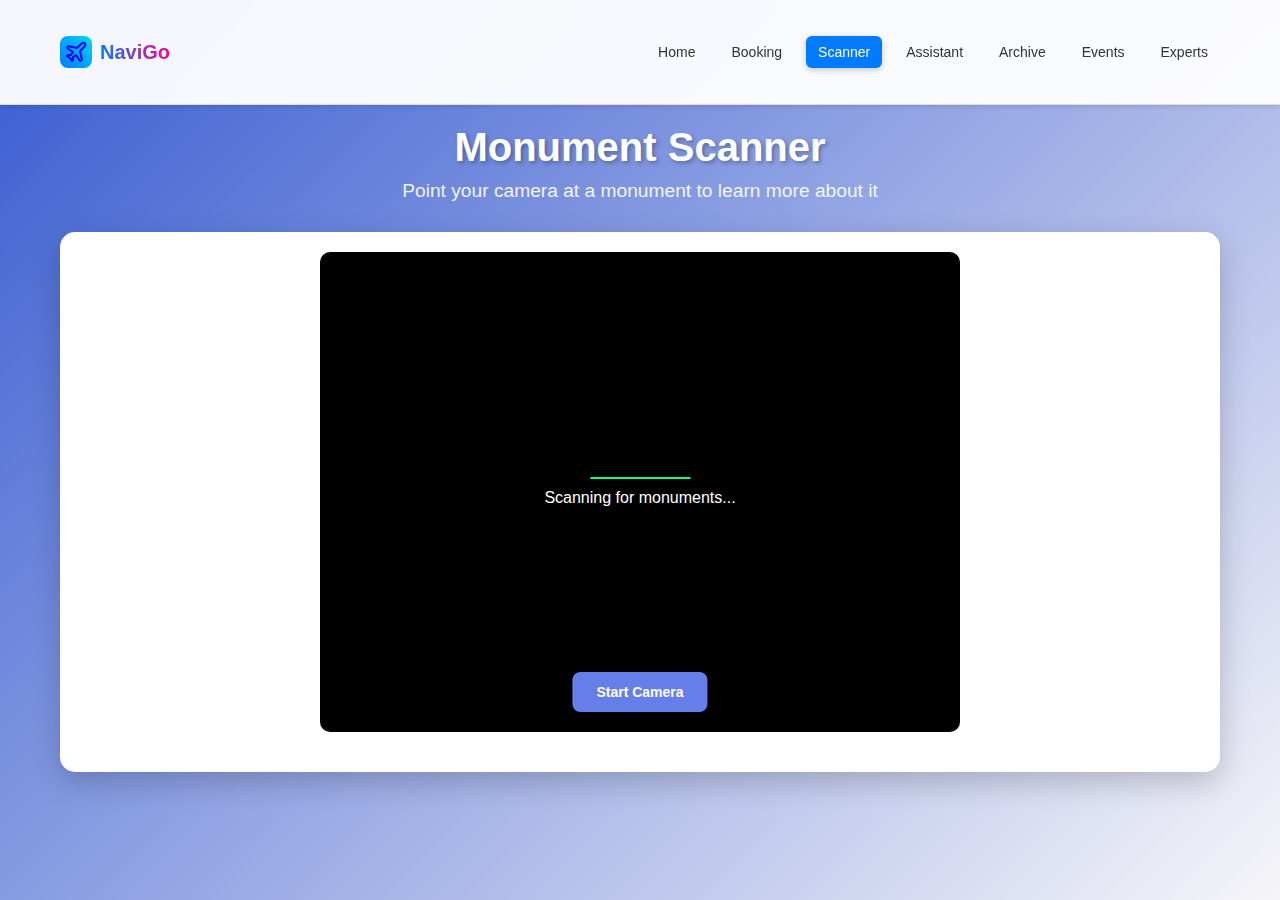
<file: scanner.html>
<!DOCTYPE html>
<html lang="en">
<head>
    <meta charset="UTF-8">
    <meta name="viewport" content="width=device-width, initial-scale=1.0">
    <title>Monument Scanner</title>
    <link rel="stylesheet" href="scanner.css">
</head>
<body>
    
        <!--main body-->
    <div class="root">
  <!--It controls where notifications appear (top of the page on desktop, 
  bottom-right on small screens).-->
  <ol 
  tabindex="-1" 
  class="fixed top-0 z-[100] flex max-h-screen w-full flex-col-reverse p-4 
         sm:bottom-0 sm:right-0 sm:top-auto sm:flex-col md:max-w-[420px]">
</ol>


<nav class="navbar">
    <div class="container">
      <div class="nav-content">

        <!-- Logo + Brand -->
        <a href="/" class="brand">
          <div class="logo">
            <!--it is a type of logo-->
            <svg xmlns="http://www.w3.org/2000/svg" width="24" height="24" 
                 viewBox="0 0 24 24" fill="none" stroke="currentColor" 
                 stroke-width="2" stroke-linecap="round" stroke-linejoin="round">
              <path d="M17.8 19.2 16 11l3.5-3.5C21 6 21.5 4 21 3
                       c-1-.5-3 0-4.5 1.5L13 8 4.8 6.2c-.5-.1-.9.1-1.1.5l-.3.5
                       c-.2.5-.1 1 .3 1.3L9 12l-2 3H4l-1 1 3 2 2 3 1-1v-3l3-2
                       3.5 5.3c.3.4.8.5 1.3.3l.5-.2c.4-.3.6-.7.5-1.2z"/>
            </svg>
          </div>
          <span class="brand-name">NaviGo</span>
        </a>

        <!-- Desktop Menu -->
        <div class="menu">
          <a href="index.html" class="nav-btn">Home</a>
          <a href="booking.html" class="nav-btn">Booking</a>
          <a href="scanner.html" class="nav-btn active">Scanner</a>
          <a href="ai.html" class="nav-btn">Assistant</a>
          <a href="archive.html" class="nav-btn">Archive</a>
          <a href="event.html" class="nav-btn">Events</a>
          <a href="experts.html" class="nav-btn">Experts</a>
        </div>
     
        <!-- Mobile Menu Button -->
        <div class="menu-toggle">
          <button id="menu-btn"> .
            <svg xmlns="http://www.w3.org/2000/svg" width="24" height="24"
                 viewBox="0 0 24 24" fill="none" stroke="currentColor" 
                 stroke-width="2" stroke-linecap="round" stroke-linejoin="round">
              <line x1="4" y1="6" x2="20" y2="6"/>
              <line x1="4" y1="12" x2="20" y2="12"/>
              <line x1="4" y1="18" x2="20" y2="18"/>
            </svg>
            </button>
        
        </div>

      </div>
    </div>
  </nav>
    <div class="container">
        <header class="header">
            <h1>Monument Scanner</h1>
            <p>Point your camera at a monument to learn more about it</p>
        </header>

        <div class="scanner-container">
            <div class="camera-viewport">
                <video id="cameraFeed" autoplay playsinline></video>
                <canvas id="captureCanvas" style="display: none;"></canvas>
                
                <!-- AR Overlays -->
                <div id="arOverlays" class="ar-overlays">
                    <div id="scanningIndicator" class="scanning-indicator">
                        <div class="scan-line"></div>
                        <p>Scanning for monuments...</p>
                    </div>
                    <div id="detectionBox" class="detection-box hidden">
                        <div class="info-label">Monument Detected!</div>
                    </div>
                </div>

                <!-- Camera Controls -->
                <div class="camera-controls">
                    <button id="startCamera" class="btn btn-primary">Start Camera</button>
                    <button id="captureBtn" class="btn btn-capture hidden">Capture</button>
                    <button id="stopCamera" class="btn btn-secondary hidden">Stop Camera</button>
                </div>
            </div>

            <!-- Results Section -->
            <div id="resultsSection" class="results-section hidden">
                <h2>Monument Information</h2>
                <div id="monumentInfo" class="monument-info">
                    <!-- Dynamic content will be inserted here -->
                </div>
            </div>

            <!-- Offline Indicator -->
            <div id="offlineIndicator" class="offline-indicator hidden">
                <p>⚠️ Offline mode: scanning not available, showing cached data instead</p>
            </div>
        </div>
    </div>

    <script src="scanner.js"></script>
</body>

</html>
</file>
<file: ai.css>
* {
    margin: 0;
    padding: 0;
    box-sizing: border-box;
}
/* General Reset */
* {
  margin: 0;
  padding: 0;
  box-sizing: border-box;
}

body {
  font-family: Arial, sans-serif;
  background: #f8f9fa;
}

/* Navbar */
.navbar {
  background: rgba(255, 255, 255, 0.95);
  backdrop-filter: blur(10px);
  border-bottom: 1px solid #ddd;
  position: sticky;
  top: 0;
  z-index: 50;
  box-shadow: 0 2px 4px rgba(0,0,0,0.1);
}

/* Container */
.container {
  max-width: 1200px;
  margin: 0 auto;
  padding: 0 16px;
}

.nav-content {
  display: flex;
  justify-content: space-between;
  align-items: center;
  height: 64px;
}

/* Brand */
.brand {
  display: flex;
  align-items: center;
  text-decoration: none;
}

.logo {
  width: 32px;
  height: 32px;
  border-radius: 8px;
  background: linear-gradient(45deg, #007bff, #00d4ff);
  display: flex;
  align-items: center;
  justify-content: center;
}

.brand-name {
  font-size: 20px;
  font-weight: bold;
  margin-left: 8px;
  background: linear-gradient(90deg, #007bff, #ff0080);
  background-clip: text;
  color: transparent;
}

/* Desktop Menu */
.menu {
  display: flex;
  gap: 12px;
}

.nav-btn {
  display: inline-block;
  padding: 8px 12px;
  border-radius: 6px;
  text-decoration: none;
  font-size: 14px;
  font-weight: 500;
  color: #333;
  transition: 0.3s;
}

.nav-btn:hover {
  background: #e8f0fe;
  color: #007bff;
}

.active {
  background: #007bff;
  color: #fff !important;
  box-shadow: 0 2px 6px rgba(0,0,0,0.2);
}

/* Mobile Menu Toggle */
.menu-toggle {
  display: none;
}

#menu-btn {
  width: 40px;
  height: 40px;
  border: none;
  background: transparent;
  cursor: pointer;
}

/* Responsive */
@media (max-width: 768px) {
  .menu {
    display: none;
  }
  .menu-toggle {
    display: block;
  }
}
* {
    margin: 0;
    padding: 0;
    box-sizing: border-box;
}
/* General Reset */
* {
  margin: 0;
  padding: 0;
  box-sizing: border-box;
}

body {
  font-family: Arial, sans-serif;
  background: #f8f9fa;
}

/* Navbar */
.navbar {
  background: rgba(255, 255, 255, 0.95);
  backdrop-filter: blur(10px);
  border-bottom: 1px solid #ddd;
  position: sticky;
  top: 0;
  z-index: 50;
  box-shadow: 0 2px 4px rgba(0,0,0,0.1);
}

/* Container */
.container {
  max-width: 1200px;
  margin: 0 auto;
  padding: 0 16px;
}

.nav-content {
  display: flex;
  justify-content: space-between;
  align-items: center;
  height: 64px;
}

/* Brand */
.brand {
  display: flex;
  align-items: center;
  text-decoration: none;
}

.logo {
  width: 32px;
  height: 32px;
  border-radius: 8px;
  background: linear-gradient(45deg, #007bff, #00d4ff);
  display: flex;
  align-items: center;
  justify-content: center;
}

.brand-name {
  font-size: 20px;
  font-weight: bold;
  margin-left: 8px;
  background: linear-gradient(90deg, #007bff, #ff0080);
  background-clip: text;
  color: transparent;
}

/* Desktop Menu */
.menu {
  display: flex;
  gap: 12px;
}

.nav-btn {
  display: inline-block;
  padding: 8px 12px;
  border-radius: 6px;
  text-decoration: none;
  font-size: 14px;
  font-weight: 500;
  color: #333;
  transition: 0.3s;
}

.nav-btn:hover {
  background: #e8f0fe;
  color: #007bff;
}

.active {
  background: #007bff;
  color: #fff !important;
  box-shadow: 0 2px 6px rgba(0,0,0,0.2);
}

/* Mobile Menu Toggle */
.menu-toggle {
  display: none;
}

#menu-btn {
  width: 40px;
  height: 40px;
  border: none;
  background: transparent;
  cursor: pointer;
}

/* Responsive */
@media (max-width: 768px) {
  .menu {
    display: none;
  }
  .menu-toggle {
    display: block;
  }
}   



/* Monastery Theme Variables */
:root {
    
    --primary:  #1e40af;
    --primary-foreground: hsl(0, 0%, 98%);
    --secondary: hsl(210, 40%, 98%);
    --secondary-foreground: hsl(222.2, 84%, 4.9%);
    --muted: hsl(210, 40%, 96%);
    --muted-foreground: hsl(215.4, 16.3%, 46.9%);
    --accent: hsl(210, 40%, 94%);
    --accent-foreground: hsl(222.2, 84%, 4.9%);
    --background: hsl(0, 0%, 100%);
    --foreground: hsl(222.2, 84%, 4.9%);
    --border: hsl(214.3, 31.8%, 91.4%);
    --card: hsl(0, 0%, 100%);
    --card-foreground: hsl(222.2, 84%, 4.9%);
    
    /* Gradients */
    --gradient-serene: linear-gradient(135deg, hsl(210, 40%, 98%) 0%, hsl(25, 47%, 96%) 100%);
    --gradient-monastery: linear-gradient(135deg, hsl(203, 92%, 53%) 0%, hsl(217, 93%, 27%) 100%);
    
    /* Shadows */
    --shadow-monastery: 0 10px 30px -10px hsla(235, 68%, 30%, 0.3);
    --shadow-subtle: 0 2px 8px hsl(0, 0%, 0%, 0.1);
    
    /* Transitions */
    --transition-smooth: all 0.3s cubic-bezier(0.4, 0, 0.2, 1);
}


body {
    font-family: -apple-system, BlinkMacSystemFont, "Segoe UI", Roboto, "Helvetica Neue", Arial, sans-serif;
    background: var(--gradient-serene);
    color: var(--foreground);
    line-height: 1.6;
    min-height: 100vh;
}

.container {
    max-width: 1000px;
    margin: 0 auto;
    padding: 2rem 1.5rem;
}

/* Header Card */
.header-card {
    background: var(--card);
    border-radius: 12px;
    box-shadow: var(--shadow-monastery);
    margin-bottom: 1.5rem;
    border: 1px solid var(--border);
}

.header-content {
    padding: 2rem;
    text-align: center;
}

.bot-info {
    display: flex;
    align-items: center;
    justify-content: center;
    gap: 1rem;
    margin-bottom: 2rem;
}

.avatar {
    width: 64px;
    height: 64px;
    border-radius: 50%;
    display: flex;
    align-items: center;
    justify-content: center;
    flex-shrink: 0;
}

.bot-avatar {
    background: var(--accent);
    color: var(--accent-foreground);
}

.user-avatar {
    background: var(--primary);
    color: var(--primary-foreground);
}

.bot-icon,
.user-icon {
    width: 32px;
    height: 32px;
}

.bot-text h1 {
    font-size: 2rem;
    font-weight: 700;
    color: var(--foreground);
    margin-bottom: 0.5rem;
}

.bot-text p {
    color: var(--muted-foreground);
    font-size: 1rem;
}

.quick-actions {
    display: flex;
    flex-wrap: wrap;
    justify-content: center;
    gap: 0.5rem;
}

.action-btn {
    display: flex;
    align-items: center;
    gap: 0.5rem;
    padding: 0.5rem 1rem;
    border: 1px solid var(--border);
    background: var(--background);
    color: var(--foreground);
    border-radius: 8px;
    cursor: pointer;
    font-size: 0.875rem;
    transition: var(--transition-smooth);
}

.action-btn:hover {
    background: var(--accent);
    color: var(--accent-foreground);
}

.icon {
    width: 16px;
    height: 16px;
}

/* Chat Card */
.chat-card {
    background: var(--card);
    border-radius: 12px;
    box-shadow: var(--shadow-monastery);
    border: 1px solid var(--border);
    height: 600px;
    display: flex;
    flex-direction: column;
}

.chat-content {
    display: flex;
    flex-direction: column;
    height: 100%;
}

.messages-container {
    flex: 1;
    padding: 1.5rem;
    overflow-y: auto;
    max-height: 400px;
}

/* Messages */
.message {
    margin-bottom: 1rem;
}

.message-content {
    display: flex;
    align-items: flex-start;
    gap: 0.75rem;
    max-width: 80%;
}

.user-message .message-content {
    margin-left: auto;
    flex-direction: row-reverse;
}

.message-bubble {
    padding: 1rem;
    border-radius: 12px;
    font-size: 0.875rem;
    line-height: 1.5;
}

.assistant-bubble {
    background: var(--muted);
    color: var(--foreground);
}

.user-bubble {
    background: var(--primary);
    color: var(--primary-foreground);
}

.message .avatar {
    width: 32px;
    height: 32px;
}

.message .bot-icon,
.message .user-icon {
    width: 16px;
    height: 16px;
}

.timestamp {
    display: block;
    font-size: 0.75rem;
    opacity: 0.7;
    margin-top: 0.5rem;
}

/* Typing Indicator */
.typing-indicator {
    margin-bottom: 1rem;
}

.typing-dots {
    display: flex;
    gap: 0.25rem;
    align-items: center;
}

.dot {
    width: 8px;
    height: 8px;
    background: var(--accent-foreground);
    border-radius: 50%;
    animation: bounce 1.4s infinite ease-in-out;
}

.dot:nth-child(1) { animation-delay: -0.32s; }
.dot:nth-child(2) { animation-delay: -0.16s; }

@keyframes bounce {
    0%, 80%, 100% { 
        transform: scale(0);
    } 40% { 
        transform: scale(1);
    }
}

/* Suggested Questions */
.suggested-questions {
    padding: 1.5rem;
    border-top: 1px solid var(--border);
}

.suggested-title {
    font-size: 0.875rem;
    color: var(--muted-foreground);
    margin-bottom: 0.75rem;
}

.suggestions {
    display: flex;
    flex-wrap: wrap;
    gap: 0.5rem;
}

.suggestion-badge {
    display: inline-block;
    padding: 0.5rem 0.75rem;
    background: var(--secondary);
    color: var(--secondary-foreground);
    border-radius: 20px;
    font-size: 0.75rem;
    cursor: pointer;
    transition: var(--transition-smooth);
    border: 1px solid var(--border);
}

.suggestion-badge:hover {
    background: var(--accent);
    color: var(--accent-foreground);
}

/* Input Area */
.input-area {
    padding: 1.5rem;
    border-top: 1px solid var(--border);
}

.input-container {
    display: flex;
    gap: 0.5rem;
}

#messageInput {
    flex: 1;
    padding: 0.75rem 1rem;
    border: 1px solid var(--border);
    border-radius: 8px;
    font-size: 0.875rem;
    background: var(--background);
    color: var(--foreground);
    outline: none;
    transition: var(--transition-smooth);
}

#messageInput:focus {
    border-color: var(--primary);
    box-shadow: 0 0 0 2px hsl(25, 47%, 55%, 0.2);
}

.send-btn {
    padding: 0.75rem;
    background: var(--gradient-monastery);
    color: var(--primary-foreground);
    border: none;
    border-radius: 8px;
    cursor: pointer;
    transition: var(--transition-smooth);
    display: flex;
    align-items: center;
    justify-content: center;
}

.send-btn:hover {
    opacity: 0.9;
    transform: translateY(-1px);
}

.send-btn:disabled {
    opacity: 0.5;
    cursor: not-allowed;
    transform: none;
}

.send-icon {
    width: 16px;
    height: 16px;
}

/* Utility Classes */
.hidden {
    display: none !important;
}

/* Responsive Design */
@media (max-width: 768px) {
    .container {
        padding: 1rem;
    }
    
    .bot-info {
        flex-direction: column;
        text-align: center;
    }
    
    .bot-text h1 {
        font-size: 1.5rem;
    }
    
    .quick-actions {
        justify-content: center;
    }
    
    .action-btn {
        font-size: 0.75rem;
        padding: 0.5rem 0.75rem;
    }
    
    .chat-card {
        height: 500px;
    }
    
    .message-content {
        max-width: 90%;
    }
    
    .suggestions {
        justify-content: center;
    }
}
</file>
<file: booking.css>
* {
    margin: 0;
    padding: 0;
    box-sizing: border-box;
}
/* General Reset */
* {
  margin: 0;
  padding: 0;
  box-sizing: border-box;
}

body {
  font-family: Arial, sans-serif;
  background: #f8f9fa;
}

/* Navbar */
.navbar {
  background: rgba(255, 255, 255, 0.95);
  backdrop-filter: blur(10px);
  border-bottom: 1px solid #ddd;
  position: sticky;
  top: 0;
  z-index: 50;
  box-shadow: 0 2px 4px rgba(0,0,0,0.1);
}

/* Container */
.container {
  max-width: 1200px;
  margin: 0 auto;
  padding: 0 16px;
}

.nav-content {
  display: flex;
  justify-content: space-between;
  align-items: center;
  height: 64px;
}

/* Brand */
.brand {
  display: flex;
  align-items: center;
  text-decoration: none;
}

.logo {
  width: 32px;
  height: 32px;
  border-radius: 8px;
  background: linear-gradient(45deg, #007bff, #00d4ff);
  display: flex;
  align-items: center;
  justify-content: center;
}

.brand-name {
  font-size: 20px;
  font-weight: bold;
  margin-left: 8px;
  background: linear-gradient(90deg, #007bff, #ff0080);
  background-clip: text;
  color: transparent;
}

/* Desktop Menu */
.menu {
  display: flex;
  gap: 12px;
}

.nav-btn {
  display: inline-block;
  padding: 8px 12px;
  border-radius: 6px;
  text-decoration: none;
  font-size: 14px;
  font-weight: 500;
  color: #333;
  transition: 0.3s;
}

.nav-btn:hover {
  background: #e8f0fe;
  color: #007bff;
}

.active {
  background: #007bff;
  color: #fff !important;
  box-shadow: 0 2px 6px rgba(0,0,0,0.2);
}

/* Mobile Menu Toggle */
.menu-toggle {
  display: none;
}

#menu-btn {
  width: 40px;
  height: 40px;
  border: none;
  background: transparent;
  cursor: pointer;
}

/* Responsive */
@media (max-width: 768px) {
  .menu {
    display: none;
  }
  .menu-toggle {
    display: block;
  }
}

/* Color Variables */
:root {
    --travel-deep: #1e40af;
    --travel-sunset: #f59e0b;
    --travel-warm: #d97706;
    --travel-sky: #bae6fd;
    --travel-ocean: #0c4a6e;
    --primary: #1f2937;
    --accent: #f59e0b;
    --muted: #6b7280;
    --border: #e5e7eb;
    --background: #ffffff;
    --card: #ffffff;
}

* {
    margin: 0;
    padding: 0;
    box-sizing: border-box;
}

body {
    font-family: 'Inter', 'Segoe UI', Tahoma, Geneva, Verdana, sans-serif;
    background: linear-gradient(135deg, #375bd1 0%, #f6f5f8 100%);
    min-height: 100vh;
    color: #333;
    line-height: 1.6;
}

.container {
    max-width: 1200px;
    margin: 0 auto;
    padding: 20px;
}

.header {
    text-align: center;
    margin-bottom: 40px;
    color: white;
}

.header h1 {
    font-size: 2.5rem;
    margin-bottom: 20px;
    text-shadow: 2px 2px 4px rgba(0,0,0,0.3);
}

.nav {
    display: flex;
    justify-content: center;
    gap: 20px;
    margin-top: 20px;
}

.nav-link {
    color: white;
    text-decoration: none;
    padding: 10px 25px;
    border-radius: 25px;
    background: rgba(255,255,255,0.2);
    transition: all 0.3s ease;
    font-weight: 500;
}

.nav-link:hover,
.nav-link.active {
    background: rgba(255,255,255,0.3);
    transform: translateY(-2px);
}

.section {
    background: white;
    border-radius: 15px;
    padding: 30px;
    box-shadow: 0 10px 30px rgba(0,0,0,0.2);
    margin-bottom: 20px;
}

.booking-container h2,
.history-container h2 {
    color: #333;
    margin-bottom: 30px;
    text-align: center;
    font-size: 2rem;
}

.booking-form {
    margin-bottom: 30px;
}

.form-grid {
    display: grid;
    grid-template-columns: repeat(auto-fit, minmax(250px, 1fr));
    gap: 20px;
    margin-bottom: 30px;
}

.form-group {
    display: flex;
    flex-direction: column;
}

.form-group label {
    margin-bottom: 8px;
    font-weight: 600;
    color: #555;
}

.form-group input,
.form-group select {
    padding: 12px 15px;
    border: 2px solid #e1e5e9;
    border-radius: 8px;
    font-size: 16px;
    transition: border-color 0.3s ease;
    background: white;
}

.form-group input:focus,
.form-group select:focus {
    outline: none;
    border-color: #667eea;
    box-shadow: 0 0 0 3px rgba(102, 126, 234, 0.1);
}

.btn {
    padding: 12px 30px;
    border: none;
    border-radius: 8px;
    font-weight: 600;
    cursor: pointer;
    transition: all 0.3s ease;
    font-size: 16px;
    text-decoration: none;
    display: inline-block;
    text-align: center;
}

.btn-primary {
    background: #667eea;
    color: white;
    width: 100%;
}

.btn-primary:hover {
    background: #5a6fd8;
    transform: translateY(-2px);
}

.btn-success {
    background: #28a745;
    color: white;
    width: 100%;
}

.btn-success:hover {
    background: #218838;
    transform: translateY(-2px);
}

.btn-danger {
    background: #dc3545;
    color: white;
    padding: 8px 16px;
    font-size: 14px;
}

.btn-danger:hover {
    background: #c82333;
}

.btn-info {
    background: #17a2b8;
    color: white;
    padding: 8px 16px;
    font-size: 14px;
}

.btn-info:hover {
    background: #138496;
}

.options-container {
    margin-top: 30px;
}

.options-container h3 {
    color: #333;
    margin-bottom: 20px;
    text-align: center;
}

.options-list {
    display: grid;
    gap: 20px;
}

.option-card {
    background: #f8f9fa;
    border: 2px solid #e9ecef;
    border-radius: 10px;
    padding: 20px;
    transition: all 0.3s ease;
    cursor: pointer;
}

.option-card:hover {
    border-color: #667eea;
    transform: translateY(-2px);
    box-shadow: 0 5px 15px rgba(102, 126, 234, 0.2);
}

.option-card.selected {
    border-color: #667eea;
    background: #e8ecff;
}

.option-header {
    display: flex;
    justify-content: between;
    align-items: center;
    margin-bottom: 15px;
}

.option-title {
    font-size: 1.3rem;
    color: #333;
    margin: 0;
}

.option-price {
    font-size: 1.5rem;
    color: #28a745;
    font-weight: bold;
}

.option-details {
    display: grid;
    grid-template-columns: repeat(auto-fit, minmax(150px, 1fr));
    gap: 10px;
    color: #666;
}

.option-detail {
    display: flex;
    align-items: center;
    gap: 8px;
}

.booking-details {
    margin-top: 30px;
    background: #e8f5e8;
    padding: 25px;
    border-radius: 10px;
    border: 2px solid #28a745;
}

.booking-details h3 {
    color: #155724;
    margin-bottom: 20px;
    text-align: center;
}

.selected-option {
    background: white;
    padding: 20px;
    border-radius: 8px;
    margin-bottom: 20px;
    border: 1px solid #d4edda;
}

.booking-history {
    display: grid;
    gap: 20px;
}

.history-card {
    background: #f8f9fa;
    border: 1px solid #dee2e6;
    border-radius: 10px;
    padding: 20px;
    display: flex;
    justify-content: space-between;
    align-items: center;
    flex-wrap: wrap;
    gap: 15px;
}

.history-info h4 {
    color: #333;
    margin-bottom: 5px;
}

.history-info p {
    color: #666;
    margin: 2px 0;
}

.history-actions {
    display: flex;
    gap: 10px;
}

.booking-id {
    background: #667eea;
    color: white;
    padding: 4px 8px;
    border-radius: 4px;
    font-size: 12px;
    font-weight: bold;
}

.status {
    padding: 4px 12px;
    border-radius: 12px;
    font-size: 12px;
    font-weight: bold;
    margin-top: 5px;
}

.status-confirmed {
    background: #d4edda;
    color: #155724;
}

.status-cancelled {
    background: #f8d7da;
    color: #721c24;
}

.empty-state {
    text-align: center;
    padding: 60px 20px;
    color: #666;
}

.empty-state img {
    width: 120px;
    opacity: 0.5;
    margin-bottom: 20px;
}

.hidden {
    display: none !important;
}

/* Responsive Design */
@media (max-width: 768px) {
    .container {
        padding: 10px;
    }
    
    .header h1 {
        font-size: 2rem;
    }
    
    .form-grid {
        grid-template-columns: 1fr;
        gap: 15px;
    }
    
    .nav {
        flex-direction: column;
        align-items: center;
        gap: 10px;
    }
    
    .nav-link {
        padding: 12px 30px;
        width: 200px;
    }
    
    .history-card {
        flex-direction: column;
        align-items: flex-start;
    }
    
    .history-actions {
        width: 100%;
        justify-content: center;
    }
    
    .option-header {
        flex-direction: column;
        align-items: flex-start;
        gap: 10px;
    }
    
    .option-details {
        grid-template-columns: 1fr;
    }
}
</file>
<file: experts.css>
* {
    margin: 0;
    padding: 0;
    box-sizing: border-box;
}
/* General Reset */
* {
  margin: 0;
  padding: 0;
  box-sizing: border-box;
}

body {
  font-family: Arial, sans-serif;
  background: #f8f9fa;
}

/* Navbar */
.navbar {
  background: rgba(255, 255, 255, 0.95);
  backdrop-filter: blur(10px);
  border-bottom: 1px solid #ddd;
  position: sticky;
  top: 0;
  z-index: 50;
  box-shadow: 0 2px 4px rgba(0,0,0,0.1);
}

/* Container */
.container {
  
  margin: 0 auto;
  padding: 0 16px;
}

.nav-content {
  display: flex;
  justify-content: space-between;
  align-items: center;
  height: 64px;
}

/* Brand */
.brand {
  display: flex;
  align-items: center;
  text-decoration: none;
}

.logo {
  width: 32px;
  height: 32px;
  border-radius: 8px;
  background: linear-gradient(45deg, #007bff, #00d4ff);
  display: flex;
  align-items: center;
  justify-content: center;
}

.brand-name {
  font-size: 20px;
  font-weight: bold;
  margin-left: 8px;
  background: linear-gradient(90deg, #007bff, #ff0080);
  background-clip: text;
  color: transparent;
}

/* Desktop Menu */
.menu {
  display: flex;
  gap: 12px;
}

.nav-btn {
  display: inline-block;
  padding: 8px 12px;
  border-radius: 6px;
  text-decoration: none;
  font-size: 14px;
  font-weight: 500;
  color: #333;
  transition: 0.3s;
}

.nav-btn:hover {
  background: #e8f0fe;
  color: #007bff;
}

.active {
  background: #007bff;
  color: #fff !important;
  box-shadow: 0 2px 6px rgba(0,0,0,0.2);
}

/* Mobile Menu Toggle */
.menu-toggle {
  display: none;
}

#menu-btn {
  width: 40px;
  height: 40px;
  border: none;
  background: transparent;
  cursor: pointer;
}

/* Responsive */
@media (max-width: 768px) {
  .menu {
    display: none;
  }
  .menu-toggle {
    display: block;
  }
}

/* CSS Variables - Monastery Theme */
:root {
    --primary:#1e40af;
    --primary-glow: hsl(22, 84%, 55%);
    --secondary: hsl(195, 74%, 35%);
    --accent: hsl(45, 86%, 58%);
    --background: hsl(210, 40%, 98%);
    --muted: hsl(210, 40%, 96%);
    --muted-foreground: hsl(215, 16%, 47%);
    --border: hsl(214, 32%, 91%);
    
    --gradient-primary: linear-gradient(135deg, var(--primary), var(--primary-glow));
    --gradient-subtle: linear-gradient(180deg, var(--background), var(--muted));
    --shadow-elegant: 0 10px 30px -10px hsla(22, 84%, 45%, 0.3);
    --shadow-glow: 0 0 40px hsla(22, 84%, 55%, 0.4);
    --transition-smooth: all 0.3s cubic-bezier(0.4, 0, 0.2, 1);
}

/* Reset and base styles */
* {
    margin: 0;
    padding: 0;
    box-sizing: border-box;
}

body {
    font-family: 'Inter', -apple-system, BlinkMacSystemFont, 'Segoe UI', sans-serif;
    line-height: 1.6;
    color: #1a1a1a;
    background: linear-gradient(135deg, #f8f9fa 0%, #e9ecef 100%);
    min-height: 100vh;
}

.page-container {
    
    font-family: 'Segoe UI', Tahoma, Geneva, Verdana, sans-serif;
    background: linear-gradient(135deg, #6988ec 0%, #f6f5f8 100%);
    min-height: 100vh;
    color: #333;
}

.container {
    max-width: 1200px;
    margin: 0 auto;
    padding: 2rem 1.5rem;
}

/* Header */
.header {
    text-align: center;
    margin-bottom: 2rem;
}

.header h1 {
    font-size: 2.5rem;
    font-weight: 700;
    margin-bottom: 1rem;
    color: #8B4513;
}

.header-description {
    font-size: 1.125rem;
    color: #16171a;
    max-width: 42rem;
    margin: 0 auto;
}

/* Search and Filters */
.search-card {
    background: white;
    border-radius: 12px;
    box-shadow: 0 4px 6px -1px rgba(0, 0, 0, 0.1), 0 2px 4px -1px rgba(0, 0, 0, 0.06);
    margin-bottom: 2rem;
    border: 1px solid #e5e7eb;
}

.search-content {
    padding: 1.5rem;
}

.search-grid {
    display: grid;
    grid-template-columns: 1fr;
    gap: 1rem;
}

@media (min-width: 768px) {
    .search-grid {
        grid-template-columns: 2fr 1fr 1fr;
    }
}

.search-input, .filter-select {
    padding: 0.75rem 1rem;
    border: 1px solid #d1d5db;
    border-radius: 8px;
    font-size: 0.875rem;
    transition: all 0.2s ease;
    background: white;
}

.search-input:focus, .filter-select:focus {
    outline: none;
    border-color: #8B4513;
    box-shadow: 0 0 0 3px rgba(139, 69, 19, 0.1);
}

.wide-input {
    grid-column: span 2;
}

@media (max-width: 767px) {
    .wide-input {
        grid-column: span 1;
    }
}

/* Stats Grid */
.stats-grid {
    display: grid;
    grid-template-columns: repeat(2, 1fr);
    gap: 1.5rem;
    margin-bottom: 2rem;
}

@media (min-width: 768px) {
    .stats-grid {
        grid-template-columns: repeat(4, 1fr);
    }
}

.stat-card {
    background: white;
    padding: 1.5rem;
    border-radius: 12px;
    text-align: center;
    box-shadow: 0 1px 3px 0 rgba(0, 0, 0, 0.1);
    border: 1px solid #e5e7eb;
}

.stat-number {
    font-size: 1.5rem;
    font-weight: 700;
    color: #8B4513;
    margin-bottom: 0.5rem;
}

.stat-label {
    font-size: 0.875rem;
    color: #6b7280;
}

/* Experts Grid */
.experts-grid {
    display: grid;
    grid-template-columns: 1fr;
    gap: 1.5rem;
    margin-bottom: 3rem;
}

@media (min-width: 768px) {
    .experts-grid {
        grid-template-columns: repeat(2, 1fr);
    }
}

@media (min-width: 1024px) {
    .experts-grid {
        grid-template-columns: repeat(3, 1fr);
    }
}

.expert-card {
    background: white;
    border-radius: 12px;
    box-shadow: 0 1px 3px 0 rgba(0, 0, 0, 0.1);
    border: 1px solid #e5e7eb;
    transition: all 0.3s ease;
    overflow: hidden;
}

.expert-card:hover {
    box-shadow: 0 10px 25px -5px rgba(0, 0, 0, 0.1), 0 10px 10px -5px rgba(0, 0, 0, 0.04);
    transform: translateY(-2px);
}

.expert-header {
    padding: 1.5rem 1.5rem 1rem 1.5rem;
}

.expert-info {
    display: flex;
    align-items: start;
    gap: 1rem;
}

.expert-avatar-container {
    position: relative;
}

.expert-avatar {
    width: 4rem;
    height: 4rem;
    border-radius: 50%;
    border: 2px solid #8B4513;
    object-fit: cover;
}

.expert-avatar-fallback {
    width: 4rem;
    height: 4rem;
    border-radius: 50%;
    border: 2px solid #8B4513;
    background: #8B4513;
    color: white;
    display: flex;
    align-items: center;
    justify-content: center;
    font-size: 1.125rem;
    font-weight: 600;
}

.verified-badge {
    position: absolute;
    bottom: -2px;
    right: -2px;
    width: 1.5rem;
    height: 1.5rem;
    background: #8B4513;
    border-radius: 50%;
    display: flex;
    align-items: center;
    justify-content: center;
}

.verified-badge svg {
    width: 0.75rem;
    height: 0.75rem;
    color: white;
}

.expert-details {
    flex: 1;
    min-width: 0;
}

.expert-name {
    font-size: 1.125rem;
    font-weight: 600;
    margin-bottom: 0.25rem;
    color: #1a1a1a;
}

.expert-title {
    font-size: 0.875rem;
    color: #6b7280;
    margin-bottom: 0.5rem;
}

.expert-rating {
    display: flex;
    align-items: center;
    gap: 0.5rem;
    margin-bottom: 0.5rem;
}

.rating-stars {
    display: flex;
    align-items: center;
    gap: 0.25rem;
}

.star-icon {
    width: 1rem;
    height: 1rem;
    color: #fbbf24;
    fill: #fbbf24;
}

.rating-text {
    font-size: 0.875rem;
    font-weight: 500;
}

.reviews-count {
    font-size: 0.75rem;
    color: #6b7280;
}

.availability-badge {
    padding: 0.25rem 0.5rem;
    border-radius: 6px;
    font-size: 0.75rem;
    font-weight: 500;
}

.available {
    background: #10b981;
    color: white;
}

.busy {
    background: #6b7280;
    color: white;
}

.expert-location {
    display: flex;
    align-items: center;
    gap: 0.25rem;
    font-size: 0.875rem;
    color: #6b7280;
}

.location-icon {
    width: 0.75rem;
    height: 0.75rem;
}

.expert-content {
    padding: 0 1.5rem 1.5rem 1.5rem;
    display: flex;
    flex-direction: column;
    gap: 1rem;
}

.expert-description {
    font-size: 0.875rem;
    color: #6b7280;
    line-height: 1.5;
}

.specialties-section h4 {
    font-size: 0.875rem;
    color: #6b7280;
    margin-bottom: 0.5rem;
}

.specialties-list {
    display: flex;
    flex-wrap: wrap;
    gap: 0.25rem;
}

.specialty-badge {
    padding: 0.25rem 0.5rem;
    border: 1px solid #d1d5db;
    border-radius: 6px;
    font-size: 0.75rem;
    color: #374151;
    background: #f9fafb;
}

.expert-meta {
    display: flex;
    align-items: center;
    justify-content: space-between;
    font-size: 0.875rem;
}

.meta-item {
    display: flex;
    align-items: center;
    gap: 0.25rem;
    color: #6b7280;
}

.meta-icon {
    width: 1rem;
    height: 1rem;
}

.expert-footer {
    display: flex;
    align-items: center;
    justify-content: space-between;
    padding-top: 0.75rem;
    border-top: 1px solid #e5e7eb;
}

.expert-price {
    font-weight: 600;
    color: #8B4513;
}

.expert-actions {
    display: flex;
    gap: 0.5rem;
}

.btn {
    padding: 0.5rem 1rem;
    border-radius: 6px;
    font-size: 0.875rem;
    font-weight: 500;
    cursor: pointer;
    transition: all 0.2s ease;
    display: inline-flex;
    align-items: center;
    gap: 0.5rem;
    border: none;
    text-decoration: none;
}

.btn-outline {
    background: white;
    border: 1px solid #d1d5db;
    color: #374151;
}

.btn-outline:hover {
    background: #f9fafb;
    border-color: #8B4513;
}

.btn-primary {
    background: linear-gradient(135deg, #8B4513 0%, #A0522D 100%);
    color: white;
    border: 1px solid transparent;
}

.btn-primary:hover {
    background: linear-gradient(135deg, #A0522D 0%, #CD853F 100%);
}

.btn-primary:disabled {
    opacity: 0.5;
    cursor: not-allowed;
}

.btn-icon {
    width: 0.75rem;
    height: 0.75rem;
}

/* How It Works */
.how-it-works-card {
    background: white;
    border-radius: 12px;
    box-shadow: 0 4px 6px -1px rgba(0, 0, 0, 0.1);
    border: 1px solid #e5e7eb;
}

.how-it-works-header {
    padding: 1.5rem 1.5rem 0 1.5rem;
    text-align: center;
}

.how-it-works-header h2 {
    font-size: 1.5rem;
    font-weight: 600;
    color: #1a1a1a;
}

.how-it-works-content {
    padding: 1.5rem;
}

.how-it-works-grid {
    display: grid;
    grid-template-columns: 1fr;
    gap: 2rem;
}

@media (min-width: 768px) {
    .how-it-works-grid {
        grid-template-columns: repeat(3, 1fr);
    }
}

.how-it-works-step {
    text-align: center;
}

.step-icon {
    width: 3rem;
    height: 3rem;
    background: rgba(139, 69, 19, 0.1);
    border-radius: 50%;
    display: flex;
    align-items: center;
    justify-content: center;
    margin: 0 auto 1rem auto;
    color: #8B4513;
}

.how-it-works-step h3 {
    font-size: 1rem;
    font-weight: 600;
    margin-bottom: 0.5rem;
    color: #1a1a1a;
}

.how-it-works-step p {
    font-size: 0.875rem;
    color: #6b7280;
}

/* Loading and empty states */
.loading {
    text-align: center;
    padding: 2rem;
    color: #6b7280;
}

.no-results {
    text-align: center;
    padding: 3rem 1rem;
    color: #6b7280;
}

.no-results h3 {
    font-size: 1.125rem;
    font-weight: 600;
    margin-bottom: 0.5rem;
    color: #374151;
}

/* Hidden class for filtering */
.hidden {
    display: none !important;
}

/* Responsive adjustments */
@media (max-width: 767px) {
    .container {
        padding: 1rem;
    }
    
    .header h1 {
        font-size: 2rem;
    }
    
    .header-description {
        font-size: 1rem;
    }
    
    .expert-info {
        flex-direction: column;
        align-items: center;
        text-align: center;
    }
    
    .expert-actions {
        flex-direction: column;
        width: 100%;
    }
    
    .btn {
        justify-content: center;
    }
}
</file>
<file: homepage.css>
* {
    margin: 0;
    padding: 0;
    box-sizing: border-box;
}
/* General Reset */
* {
  margin: 0;
  padding: 0;
  box-sizing: border-box;
}

body {
  font-family: Arial, sans-serif;
  background: #f8f9fa;
}

/* Navbar */
.navbar {
  background: rgba(255, 255, 255, 0.95);
  backdrop-filter: blur(10px);
  border-bottom: 1px solid #ddd;
  position: sticky;
  top: 0;
  z-index: 50;
  box-shadow: 0 2px 4px rgba(0,0,0,0.1);
}

/* Container */
.container {
  max-width: 1200px;
  margin: 0 auto;
  padding: 0 16px;
}

.nav-content {
  display: flex;
  justify-content: space-between;
  align-items: center;
  height: 64px;
}

/* Brand */
.brand {
  display: flex;
  align-items: center;
  text-decoration: none;
}

.logo {
  width: 32px;
  height: 32px;
  border-radius: 8px;
  background: linear-gradient(45deg, #007bff, #00d4ff);
  display: flex;
  align-items: center;
  justify-content: center;
}

.brand-name {
  font-size: 20px;
  font-weight: bold;
  margin-left: 8px;
  background: linear-gradient(90deg, #007bff, #ff0080);
  background-clip: text;
  color: transparent;
}

/* Desktop Menu */
.menu {
  display: flex;
  gap: 12px;
}

.nav-btn {
  display: inline-block;
  padding: 8px 12px;
  border-radius: 6px;
  text-decoration: none;
  font-size: 14px;
  font-weight: 500;
  color: #333;
  transition: 0.3s;
}

.nav-btn:hover {
  background: #e8f0fe;
  color: #007bff;
}

.active {
  background: #007bff;
  color: #fff !important;
  box-shadow: 0 2px 6px rgba(0,0,0,0.2);
}

/* Mobile Menu Toggle */
.menu-toggle {
  display: none;
}

#menu-btn {
  width: 40px;
  height: 40px;
  border: none;
  background: transparent;
  cursor: pointer;
}

/* Responsive */
@media (max-width: 768px) {
  .menu {
    display: none;
  }
  .menu-toggle {
    display: block;
  }
}

/* Color Variables */
:root {
    --travel-deep: #1e40af;
    --travel-sunset: #f59e0b;
    --travel-warm: #d97706;
    --travel-sky: #bae6fd;
    --travel-ocean: #0c4a6e;
    --primary: #1f2937;
    --accent: #f59e0b;
    --muted: #6b7280;
    --border: #e5e7eb;
    --background: #ffffff;
    --card: #ffffff;
}

.dark {
    --primary: #f9fafb;
    --background: #111827;
    --card: #1f2937;
    --muted: #9ca3af;
    --border: #374151;
}

/* Utility Classes */
.container {
    max-width: 1200px;
    margin: 0 auto;
    padding: 0 1rem;
}

.min-h-screen {
    min-height: 100vh;
}

/* Animations */
@keyframes slideUp {
    from {
        opacity: 0;
        transform: translateY(30px);
    }
    to {
        opacity: 1;
        transform: translateY(0);
    }
}

@keyframes bounce {
    0%, 20%, 50%, 80%, 100% {
        transform: translateY(0);
    }
    40% {
        transform: translateY(-10px);
    }
    60% {
        transform: translateY(-5px);
    }
}

.animate-slide-up {
    animation: slideUp 1s ease-out;
}

.animate-bounce {
    animation: bounce 2s infinite;
}

.hover-lift {
    transition: all 0.3s cubic-bezier(0.4, 0, 0.2, 1);
}

.hover-lift:hover {
    transform: translateY(-4px);
    box-shadow: 0 10px 40px -10px rgba(30, 64, 175, 0.3);
}

/* Hero Section */
.hero-section {
    position: relative;
    min-height: 100vh;
    display: flex;
    align-items: center;
    justify-content: center;
    overflow: hidden;
}

.hero-background {
    position: absolute;
    inset: 0;
}

.hero-image {
    width: 100%;
    height: 100%;
    object-fit: cover;
}

.hero-overlay {
    position: absolute;
    inset: 0;
    background: linear-gradient(to right, rgba(30, 64, 175, 0.7), rgba(30, 64, 175, 0.5), transparent);
}

.hero-content {
    position: relative;
    z-index: 10;
    width: 100%;
    padding: 5rem 1rem;
}

.hero-container {
    max-width: 64rem;
    margin: 0 auto;
    text-align: center;
    color: white;
}

.hero-title {
    font-size: 3rem;
    font-weight: 700;
    margin-bottom: 1.5rem;
    line-height: 1.1;
}

.hero-gradient-text {
    display: block;
    background: linear-gradient(to right, #f59e0b, #d97706);
    -webkit-background-clip: text;
    background-clip: text;
    -webkit-text-fill-color: transparent;
    color: transparent;
}

.hero-subtitle {
    font-size: 1.25rem;
    margin-bottom: 2rem;
    color: rgba(255, 255, 255, 0.9);
    max-width: 32rem;
    margin-left: auto;
    margin-right: auto;
}

/* Statistics */
.statistics {
    display: grid;
    grid-template-columns: repeat(2, 1fr);
    gap: 1rem;
    margin-top: 3rem;
}

@media (min-width: 768px) {
    .statistics {
        grid-template-columns: repeat(4, 1fr);
    }
}

.stat-item {
    text-align: center;
}

.stat-number {
    font-size: 1.5rem;
    font-weight: 700;
    color: var(--accent);
}

.stat-label {
    font-size: 0.875rem;
    color: rgba(255, 255, 255, 0.8);
}

@media (min-width: 768px) {
    .stat-number {
        font-size: 1.875rem;
    }
    .stat-label {
        font-size: 1rem;
    }
}

/* Scroll Indicator */
.scroll-indicator {
    position: absolute;
    bottom: 2rem;
    left: 50%;
    transform: translateX(-50%);
}

.scroll-mouse {
    width: 1.5rem;
    height: 2.5rem;
    border: 2px solid rgba(255, 255, 255, 0.3);
    border-radius: 1rem;
    display: flex;
    justify-content: center;
}

.scroll-dot {
    width: 0.25rem;
    height: 0.75rem;
    background: rgba(255, 255, 255, 0.6);
    border-radius: 0.125rem;
    margin-top: 0.5rem;
}

/* Features Section */
.features-section {
    padding: 5rem 0;
    background: var(--background);
}

.section-header {
    max-width: 48rem;
    margin: 0 auto 4rem;
    text-align: center;
}

.section-title {
    font-size: 1.875rem;
    font-weight: 700;
    margin-bottom: 1.5rem;
    color: var(--primary);
}

@media (min-width: 768px) {
    .section-title {
        font-size: 2.25rem;
    }
}

.section-subtitle {
    font-size: 1.125rem;
    color: var(--muted);
}

.features-grid {
    display: grid;
    grid-template-columns: 1fr;
    gap: 1.5rem;
}

@media (min-width: 768px) {
    .features-grid {
        grid-template-columns: repeat(2, 1fr);
    }
}

@media (min-width: 1024px) {
    .features-grid {
        grid-template-columns: repeat(4, 1fr);
    }
}

.feature-card {
    background: linear-gradient(135deg, var(--card), rgba(255, 255, 255, 0.8));
    padding: 1.5rem;
    border-radius: 0.5rem;
    box-shadow: 0 1px 3px rgba(0, 0, 0, 0.1);
}

.feature-icon {
    width: 3rem;
    height: 3rem;
    border-radius: 0.5rem;
    display: flex;
    align-items: center;
    justify-content: center;
    margin-bottom: 1rem;
}

.primary-color {
    color: var(--primary);
    background: rgba(31, 41, 55, 0.1);
}

.accent-color {
    color: var(--accent);
    background: rgba(245, 158, 11, 0.1);
}

.sunset-color {
    color: var(--travel-sunset);
    background: rgba(245, 158, 11, 0.1);
}

.deep-color {
    color: var(--travel-deep);
    background: rgba(30, 64, 175, 0.1);
}

.feature-title {
    font-size: 1.25rem;
    font-weight: 600;
    margin-bottom: 0.75rem;
    color: var(--primary);
}

.feature-description {
    color: var(--muted);
}

/* Call to Action Section */
.cta-section {
    padding: 5rem 0;
    background: linear-gradient(135deg, rgba(186, 230, 253, 0.1), rgba(245, 158, 11, 0.1));
}

.cta-content {
    max-width: 64rem;
    margin: 0 auto;
    text-align: center;
}

.cta-title {
    font-size: 1.875rem;
    font-weight: 700;
    margin-bottom: 2rem;
    color: var(--primary);
}

@media (min-width: 768px) {
    .cta-title {
        font-size: 2.25rem;
    }
}

.cta-buttons {
    display: flex;
    flex-direction: column;
    gap: 1rem;
    justify-content: center;
}

@media (min-width: 640px) {
    .cta-buttons {
        flex-direction: row;
    }
}

.btn-hero {
    background: linear-gradient(135deg, var(--travel-deep), var(--travel-sunset));
    color: white;
    border: none;
    padding: 1rem 2rem;
    border-radius: 0.375rem;
    font-size: 1.125rem;
    font-weight: 500;
    display: flex;
    align-items: center;
    justify-content: center;
    gap: 0.5rem;
    cursor: pointer;
    transition: all 0.3s;
}

.btn-hero:hover {
    transform: scale(1.05);
    box-shadow: 0 10px 25px -5px rgba(0, 0, 0, 0.25);
}

.btn-travel {
    background: var(--travel-sunset);
    color: white;
    border: none;
    padding: 1rem 2rem;
    border-radius: 0.375rem;
    font-size: 1.125rem;
    font-weight: 500;
    display: flex;
    align-items: center;
    justify-content: center;
    gap: 0.5rem;
    cursor: pointer;
    transition: all 0.3s;
    box-shadow: 0 4px 6px -1px rgba(0, 0, 0, 0.1);
}

.btn-travel:hover {
    background: var(--travel-warm);
    transform: scale(1.05);
    box-shadow: 0 10px 25px -5px rgba(0, 0, 0, 0.25);
}

/* Trust Section */
.trust-section {
    padding: 4rem 0;
    background: var(--card);
}

.trust-features {
    display: flex;
    flex-direction: column;
    align-items: center;
    gap: 2rem;
    text-align: center;
}

@media (min-width: 768px) {
    .trust-features {
        flex-direction: row;
        justify-content: center;
        text-align: left;
    }
}

.trust-item {
    display: flex;
    align-items: center;
    gap: 0.5rem;
}

.trust-icon {
    width: 1.5rem;
    height: 1.5rem;
}

.trust-text {
    font-weight: 600;
    color: var(--primary);
}

/* Responsive Design */
@media (min-width: 768px) {
    .hero-title {
        font-size: 3.75rem;
    }
    .hero-subtitle {
        font-size: 1.5rem;
    }
}

@media (min-width: 1024px) {
    .hero-title {
        font-size: 4.5rem;
    }
    .search-fields {
        align-items: end;
    }
    .travel-select {
        width: 10rem;
    }
    .date-button {
        width: 10rem;
    }
    .guests-select {
        width: 8rem;
    }
}

/* Dark Mode Support */
@media (prefers-color-scheme: dark) {
    body {
        background-color: var(--background);
        color: var(--primary);
    }
}

/* Focus Styles for Accessibility */
button:focus,
input:focus,
select:focus {
    outline: 2px solid var(--travel-deep);
    outline-offset: 2px;
}

/* Loading Animation */
.loading {
    opacity: 0.6;
    pointer-events: none;
}

.loading::after {
    content: '';
    position: absolute;
    top: 0;
    left: 0;
    right: 0;
    bottom: 0;
    background: rgba(255, 255, 255, 0.8);
    display: flex;
    align-items: center;
    justify-content: center;
}
/* Overlay background */
.overlay {
  display: none;
  position: fixed;
  top: 0; left: 0;
  width: 100%; height: 100%;
  background: rgba(0,0,0,0.6);
  display: flex;
  align-items: center;
  justify-content: center;
  z-index: 2000;
}

/* Popup box */
.popup {
  background: #fff;
  padding: 25px;
  border-radius: 10px;
  width: 350px;
  max-width: 90%;
  box-shadow: 0 6px 15px rgba(0,0,0,0.3);
  position: relative;
  animation: fadeIn 0.3s ease-in-out;
}

/* Close button */
.close {
  position: absolute;
  top: 10px; right: 15px;
  font-size: 22px;
  cursor: pointer;
}

/* Form styling */
.popup form {
  display: flex;
  flex-direction: column;
  gap: 12px;
}

.popup label {
  font-size: 14px;
  font-weight: 600;
}

.popup input {
  padding: 8px;
  border: 1px solid #ccc;
  border-radius: 6px;
}

.login-btn {
  background: #c62828;
  color: white;
  border: none;
  padding: 10px;
  border-radius: 6px;
  cursor: pointer;
  font-size: 16px;
}

.login-btn:hover {
  background: #b71c1c;
}

.signup-link {
  margin-top: 10px;
  text-align: center;
  font-size: 14px;
}
.signup-link a {
  color: #c62828;
  text-decoration: none;
}
.signup-link a:hover {
  text-decoration: underline;
}

@keyframes fadeIn {
  from {opacity: 0; transform: scale(0.95);}
  to {opacity: 1; transform: scale(1);}
}
</file>
<file: scanner.css>
* {
    margin: 0;
    padding: 0;
    box-sizing: border-box;
}
/* General Reset */
* {
  margin: 0;
  padding: 0;
  box-sizing: border-box;
}

body {
  font-family: Arial, sans-serif;
  background: #f8f9fa;
}

/* Navbar */
.navbar {
  background: rgba(255, 255, 255, 0.95);
  backdrop-filter: blur(10px);
  border-bottom: 1px solid #ddd;
  position: sticky;
  top: 0;
  z-index: 50;
  box-shadow: 0 2px 4px rgba(0,0,0,0.1);
}

/* Container */
.container {
  max-width: 1200px;
  margin: 0 auto;
  padding: 0 16px;
}

.nav-content {
  display: flex;
  justify-content: space-between;
  align-items: center;
  height: 64px;
}

/* Brand */
.brand {
  display: flex;
  align-items: center;
  text-decoration: none;
}

.logo {
  width: 32px;
  height: 32px;
  border-radius: 8px;
  background: linear-gradient(45deg, #007bff, #00d4ff);
  display: flex;
  align-items: center;
  justify-content: center;
}

.brand-name {
  font-size: 20px;
  font-weight: bold;
  margin-left: 8px;
  background: linear-gradient(90deg, #007bff, #ff0080);
  background-clip: text;
  color: transparent;
}

/* Desktop Menu */
.menu {
  display: flex;
  gap: 12px;
}

.nav-btn {
  display: inline-block;
  padding: 8px 12px;
  border-radius: 6px;
  text-decoration: none;
  font-size: 14px;
  font-weight: 500;
  color: #333;
  transition: 0.3s;
}

.nav-btn:hover {
  background: #e8f0fe;
  color: #007bff;
}

.active {
  background: #007bff;
  color: #fff !important;
  box-shadow: 0 2px 6px rgba(0,0,0,0.2);
}

/* Mobile Menu Toggle */
.menu-toggle {
  display: none;
}

#menu-btn {
  width: 40px;
  height: 40px;
  border: none;
  background: transparent;
  cursor: pointer;
}

/* Responsive */
@media (max-width: 768px) {
  .menu {
    display: none;
  }
  .menu-toggle {
    display: block;
  }
}

/* Color Variables */
:root {
    --travel-deep: #1e40af;
    --travel-sunset: #f59e0b;
    --travel-warm: #d97706;
    --travel-sky: #bae6fd;
    --travel-ocean: #0c4a6e;
    --primary: #1f2937;
    --accent: #f59e0b;
    --muted: #6b7280;
    --border: #e5e7eb;
    --background: #ffffff;
    --card: #ffffff;
}

* {
    margin: 0;
    padding: 0;
    box-sizing: border-box;
}

body {
    font-family: 'Segoe UI', Tahoma, Geneva, Verdana, sans-serif;
    background: linear-gradient(135deg, #375bd1 0%, #f6f5f8 100%);
    min-height: 100vh;
    color: #333;
}

.container {
    max-width: 1200px;
    margin: 0 auto;
    padding: 20px;
}

.header {
    text-align: center;
    margin-bottom: 30px;
    color: white;
}

.header h1 {
    font-size: 2.5rem;
    margin-bottom: 10px;
    text-shadow: 2px 2px 4px rgba(0,0,0,0.3);
}

.header p {
    font-size: 1.2rem;
    opacity: 0.9;
}

.scanner-container {
    background: white;
    border-radius: 15px;
    padding: 20px;
    box-shadow: 0 10px 30px rgba(0,0,0,0.2);
}

.camera-viewport {
    position: relative;
    width: 100%;
    max-width: 640px;
    height: 480px;
    margin: 0 auto 20px;
    background: #000;
    border-radius: 10px;
    overflow: hidden;
}

#cameraFeed {
    width: 100%;
    height: 100%;
    object-fit: cover;
}

.ar-overlays {
    position: absolute;
    top: 0;
    left: 0;
    width: 100%;
    height: 100%;
    pointer-events: none;
}

.scanning-indicator {
    position: absolute;
    top: 50%;
    left: 50%;
    transform: translate(-50%, -50%);
    text-align: center;
    color: white;
    background: rgba(0,0,0,0.7);
    padding: 20px;
    border-radius: 10px;
}

.scan-line {
    width: 100px;
    height: 2px;
    background: #00ff88;
    margin: 0 auto 10px;
    animation: scanPulse 2s infinite;
}

@keyframes scanPulse {
    0%, 100% { opacity: 0.3; transform: scaleX(1); }
    50% { opacity: 1; transform: scaleX(1.5); }
}

.detection-box {
    position: absolute;
    top: 20px;
    left: 20px;
    right: 20px;
    border: 3px solid #00ff88;
    border-radius: 8px;
    background: rgba(0,255,136,0.1);
    animation: detectPulse 1s infinite alternate;
}

@keyframes detectPulse {
    0% { box-shadow: 0 0 10px rgba(0,255,136,0.5); }
    100% { box-shadow: 0 0 30px rgba(0,255,136,0.8); }
}

.info-label {
    background: #00ff88;
    color: white;
    padding: 8px 15px;
    border-radius: 0 0 8px 8px;
    font-weight: bold;
    text-align: center;
}

.camera-controls {
    position: absolute;
    bottom: 20px;
    left: 50%;
    transform: translateX(-50%);
    display: flex;
    gap: 10px;
    pointer-events: all;
}

.btn {
    padding: 12px 24px;
    border: none;
    border-radius: 8px;
    font-weight: bold;
    cursor: pointer;
    transition: all 0.3s ease;
    font-size: 14px;
}

.btn-primary {
    background: #667eea;
    color: white;
}

.btn-primary:hover {
    background: #5a6fd8;
    transform: translateY(-2px);
}

.btn-capture {
    background: #ff6b6b;
    color: white;
}

.btn-capture:hover {
    background: #ff5252;
    transform: translateY(-2px);
}

.btn-secondary {
    background: #6c757d;
    color: white;
}

.btn-secondary:hover {
    background: #545b62;
    transform: translateY(-2px);
}

.results-section {
    margin-top: 30px;
}

.results-section h2 {
    color: #333;
    margin-bottom: 20px;
    text-align: center;
}

.monument-info {
    background: #f8f9fa;
    border-radius: 10px;
    padding: 25px;
    border-left: 5px solid #667eea;
}

.monument-card {
    display: grid;
    gap: 15px;
}

.monument-title {
    font-size: 1.8rem;
    color: #333;
    margin-bottom: 10px;
}

.monument-location {
    color: #666;
    font-style: italic;
    margin-bottom: 15px;
}

.monument-description {
    line-height: 1.6;
    color: #444;
    margin-bottom: 20px;
}

.monument-facts {
    background: white;
    padding: 20px;
    border-radius: 8px;
    border: 1px solid #e9ecef;
}

.monument-facts h4 {
    color: #667eea;
    margin-bottom: 10px;
}

.facts-list {
    list-style: none;
    padding: 0;
}

.facts-list li {
    padding: 8px 0;
    border-bottom: 1px solid #f0f0f0;
}

.facts-list li:before {
    content: "•";
    color: #667eea;
    font-weight: bold;
    margin-right: 10px;
}

.offline-indicator {
    background: #ffc107;
    color: #856404;
    padding: 15px;
    border-radius: 8px;
    text-align: center;
    margin-top: 20px;
    border: 1px solid #ffeaa7;
}

.hidden {
    display: none !important;
}

/* Responsive Design */
@media (max-width: 768px) {
    .container {
        padding: 10px;
    }
    
    .header h1 {
        font-size: 2rem;
    }
    
    .camera-viewport {
        height: 300px;
    }
    
    .camera-controls {
        flex-direction: column;
        align-items: center;
    }
    
    .btn {
        min-width: 120px;
    }
}
</file>
